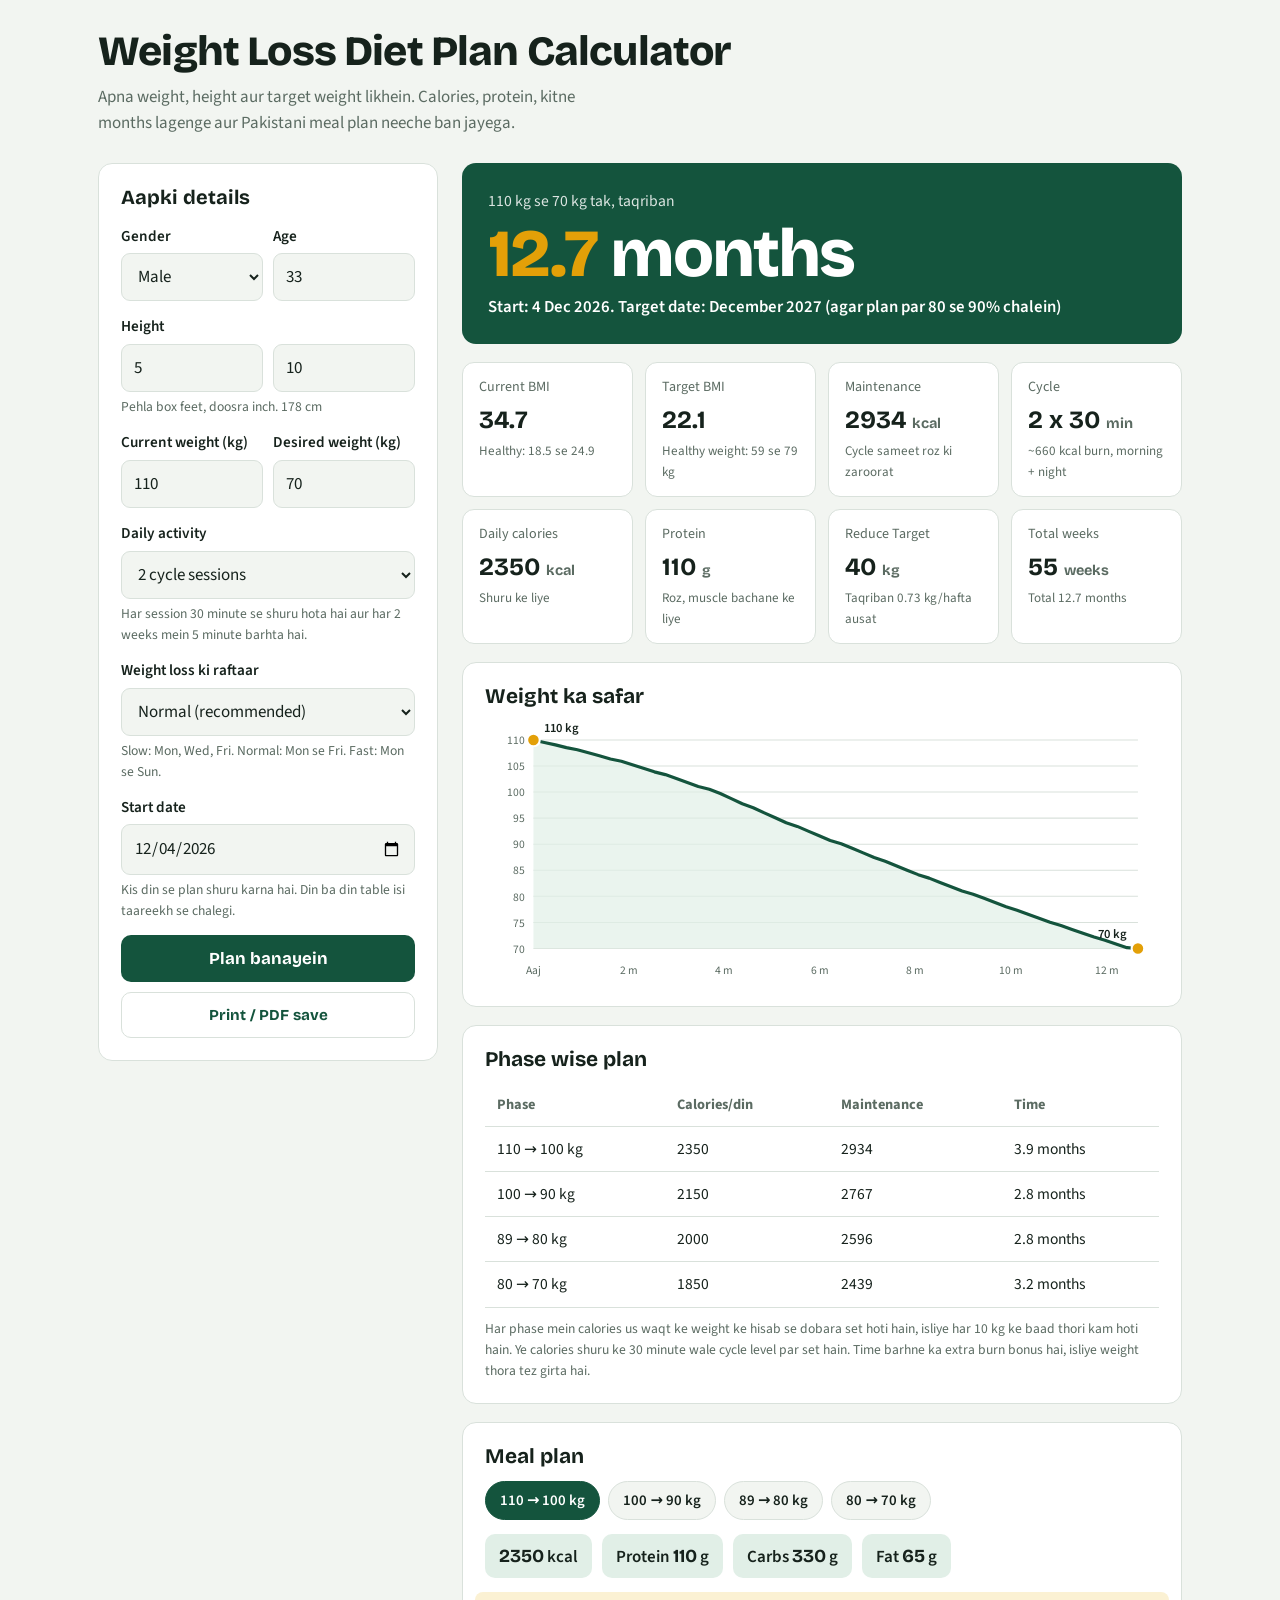
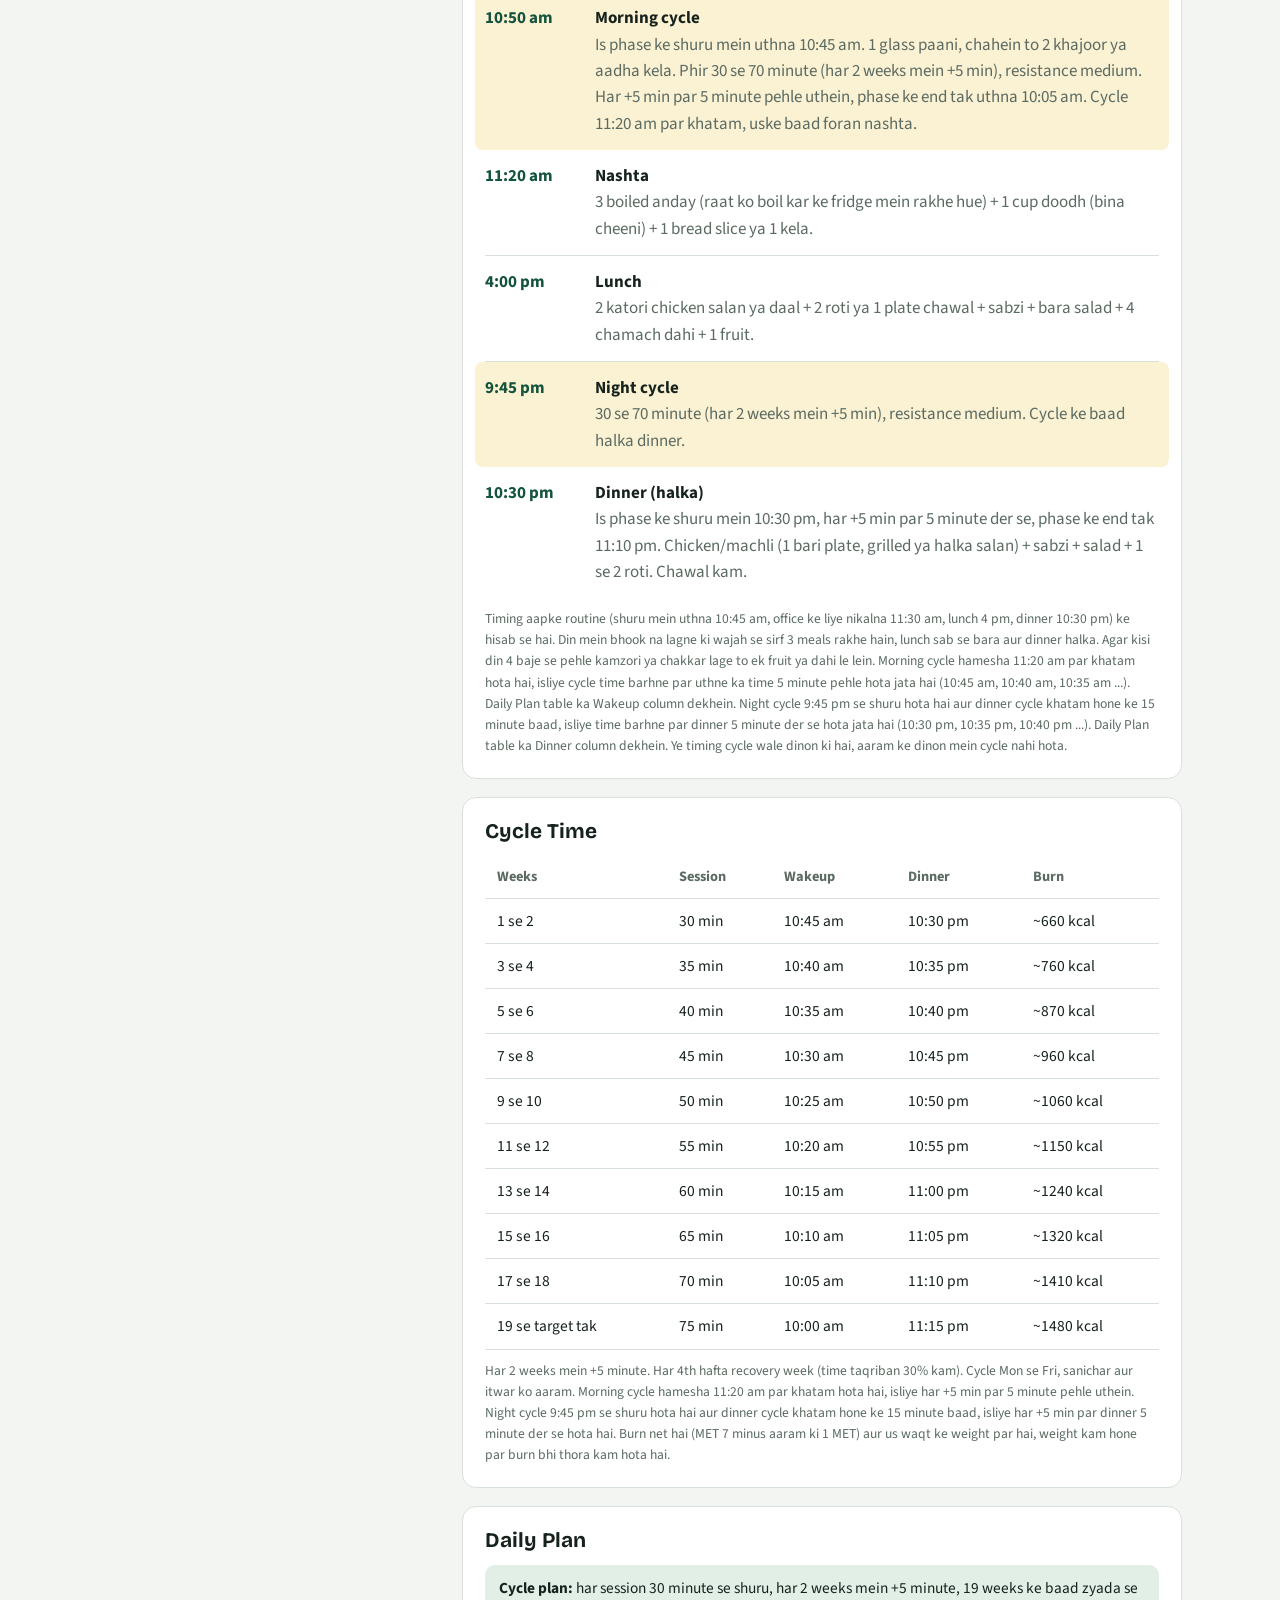
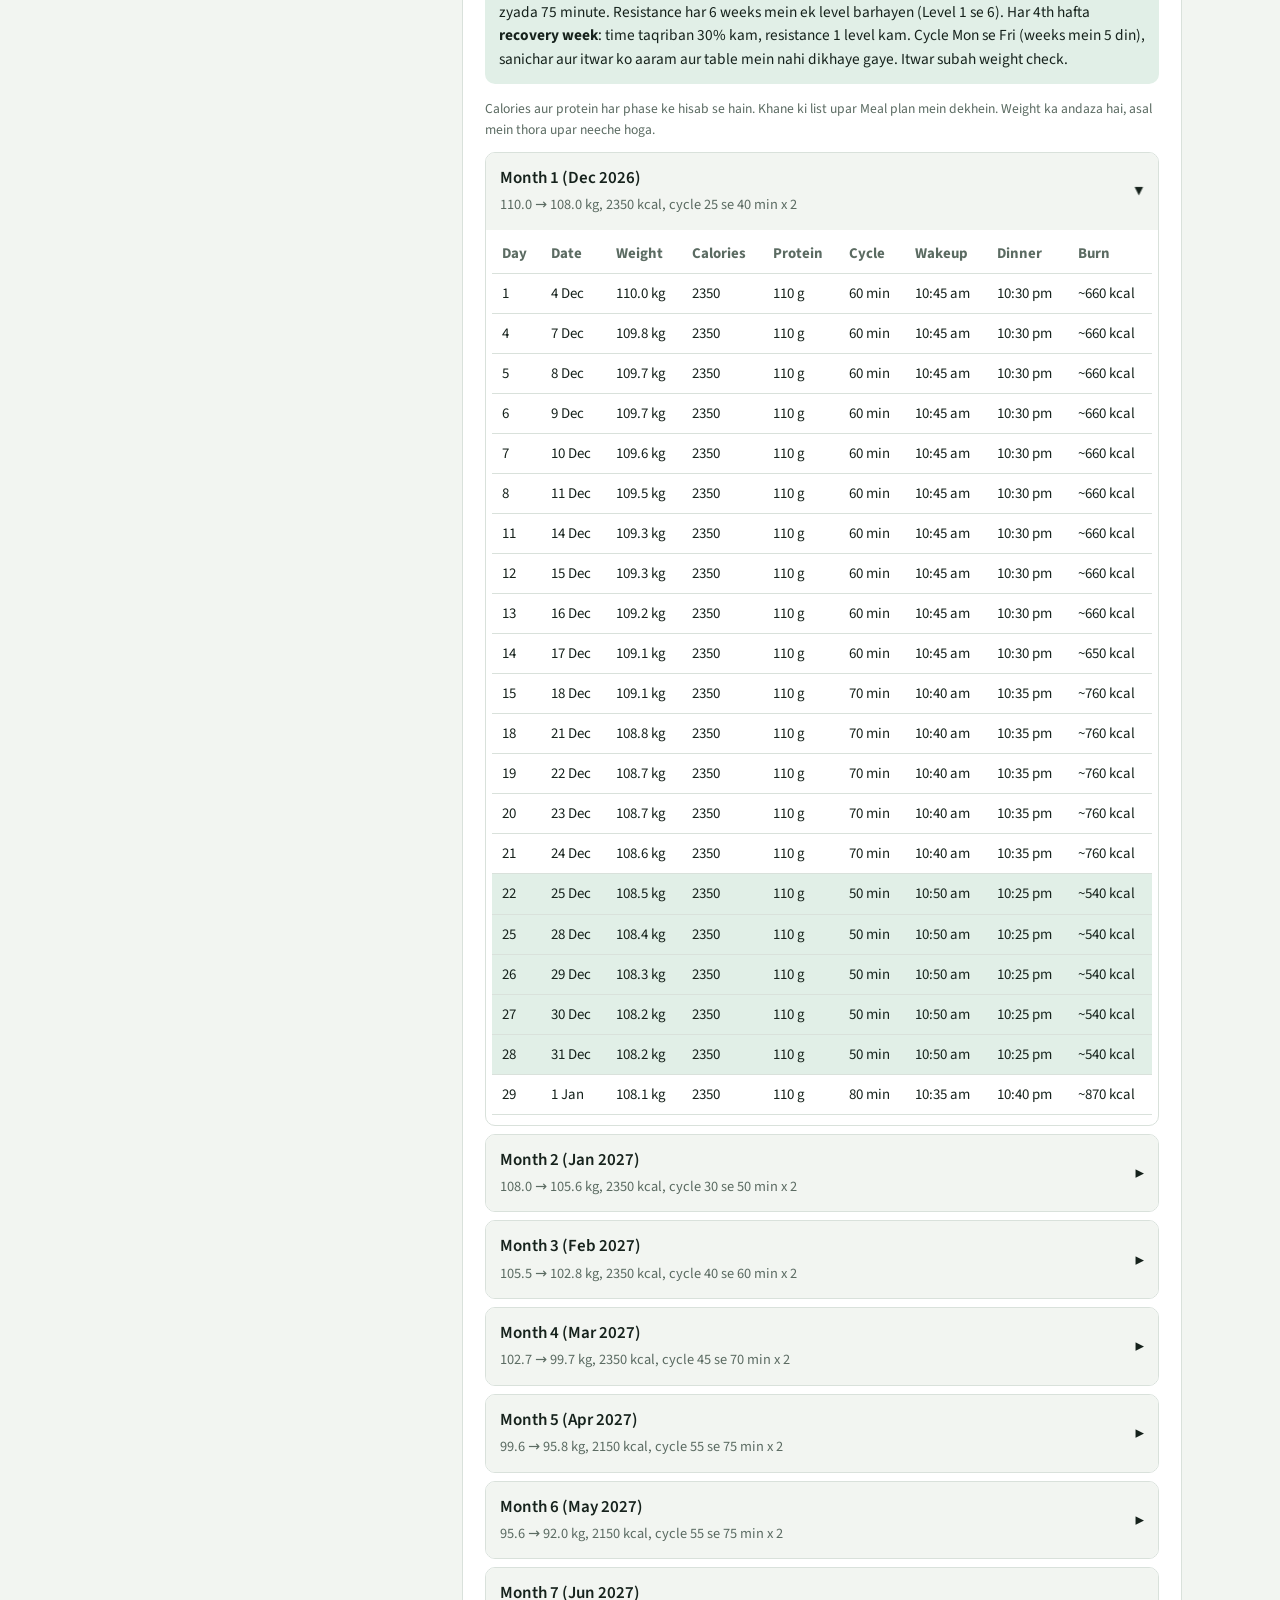
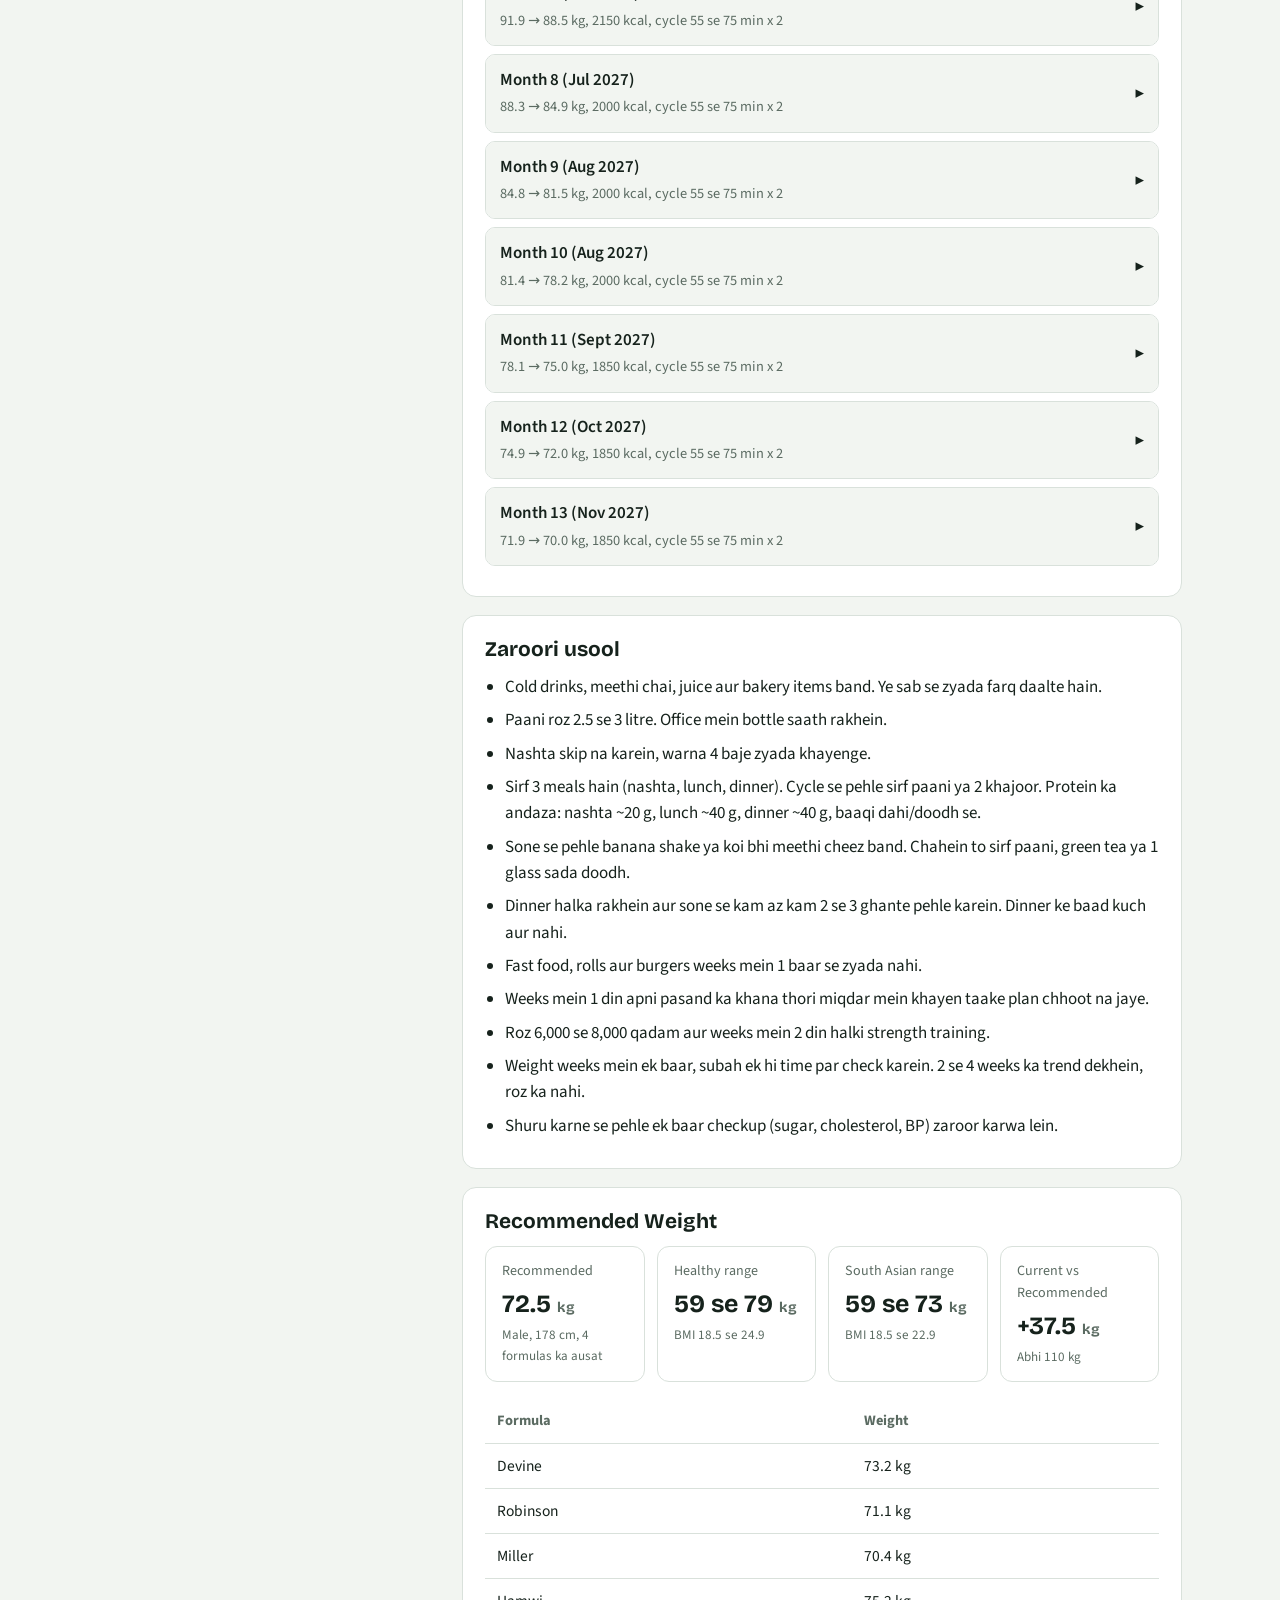
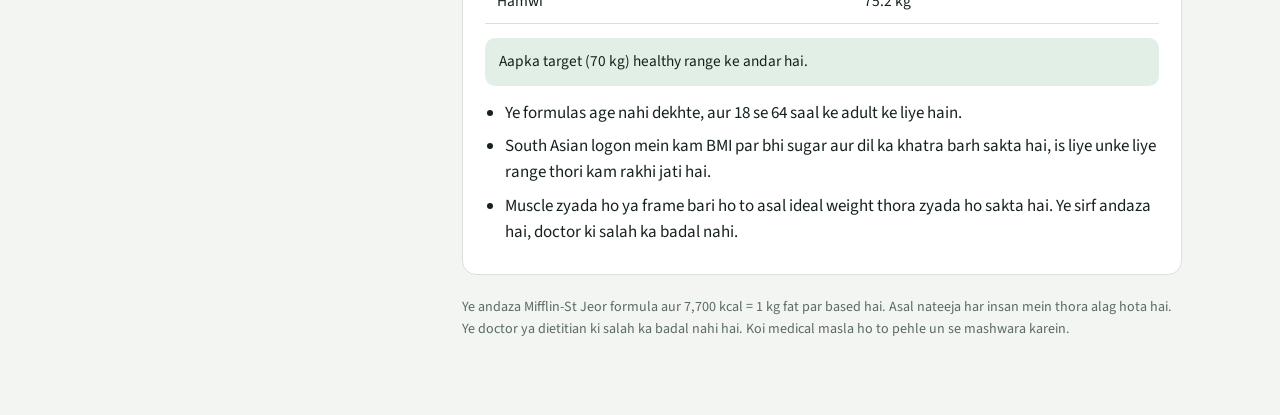
<file: index.html>
<!DOCTYPE html>
<html lang="en">
<head>
<meta charset="UTF-8">
<meta name="viewport" content="width=device-width, initial-scale=1">
<title>Weight Loss Diet Plan Calculator</title>
<meta name="theme-color" content="#14543d" media="(prefers-color-scheme: light)">
<meta name="theme-color" content="#0f1713" media="(prefers-color-scheme: dark)">
<meta name="description" content="Weight loss diet plan calculator: calories, protein, timeline aur Pakistani meal plan.">
<link rel="manifest" href="manifest.webmanifest">
<link rel="icon" type="image/png" sizes="32x32" href="icons/favicon-32.png">
<link rel="icon" type="image/png" sizes="64x64" href="icons/favicon-64.png">
<link rel="apple-touch-icon" href="icons/apple-touch-icon.png">
<meta name="mobile-web-app-capable" content="yes">
<meta name="apple-mobile-web-app-capable" content="yes">
<meta name="apple-mobile-web-app-title" content="Diet Plan">
<meta name="apple-mobile-web-app-status-bar-style" content="default">
<link rel="stylesheet" href="fonts/fonts.css">
<style>
:root{
  --bg:#f2f5f1;
  --surface:#ffffff;
  --ink:#16221c;
  --muted:#5b6b62;
  --line:#d9e1db;
  --green:#14543d;
  --green-soft:#e1efe7;
  --turmeric:#e3a008;
  --turmeric-soft:#fbf1d3;
  --danger:#b3382c;
  --danger-soft:#f9e3df;
  --font-head:"Bricolage Grotesque","Trebuchet MS",system-ui,sans-serif;
  --font-body:"Source Sans 3","Segoe UI",system-ui,sans-serif;
}
@media (prefers-color-scheme: dark){
  :root:not([data-theme="light"]){
    --bg:#0f1713;
    --surface:#17221c;
    --ink:#e8efe9;
    --muted:#9db0a4;
    --line:#2a3a31;
    --green:#5fc79b;
    --green-soft:#1d3329;
    --turmeric:#f0b73a;
    --turmeric-soft:#3a3016;
    --danger:#ee8576;
    --danger-soft:#3b1f1b;
  }
}
*{box-sizing:border-box}
html{scroll-behavior:smooth}
body{
  margin:0;background:var(--bg);color:var(--ink);
  font-family:var(--font-body);font-size:17px;line-height:1.55;
}
h1,h2,h3{font-family:var(--font-head);line-height:1.15;margin:0}
.wrap{max-width:1120px;margin:0 auto;padding:28px 18px 60px}
header.top{margin-bottom:26px}
header.top h1{font-size:clamp(1.8rem,4vw,2.6rem);font-weight:800;letter-spacing:-.02em}
header.top p{margin:8px 0 0;color:var(--muted);max-width:60ch}

.layout{display:grid;grid-template-columns:340px 1fr;gap:24px;align-items:start}
@media (max-width:860px){.layout{grid-template-columns:1fr}}

.panel{background:var(--surface);border:1px solid var(--line);border-radius:14px;padding:22px}
.form-panel{position:sticky;top:16px}
@media (max-width:860px){.form-panel{position:static}}
.form-panel h2{font-size:1.25rem;margin-bottom:16px}
.field{margin-bottom:14px}
.field label{display:block;font-weight:600;font-size:.95rem;margin-bottom:5px}
.field input,.field select{
  width:100%;padding:10px 12px;font:inherit;color:var(--ink);
  background:var(--bg);border:1px solid var(--line);border-radius:9px;
}
.field input:focus,.field select:focus,.btn:focus-visible,.tab:focus-visible{
  outline:3px solid var(--turmeric);outline-offset:1px;
}
.row2{display:grid;grid-template-columns:1fr 1fr;gap:10px}
.hint{font-size:.85rem;color:var(--muted);margin-top:4px}
.btn{
  width:100%;padding:13px 16px;border:0;border-radius:10px;cursor:pointer;
  font-family:var(--font-head);font-weight:700;font-size:1.05rem;
  background:var(--green);color:#fff;
}
@media (prefers-color-scheme: dark){:root:not([data-theme="light"]) .btn{color:#0f1713}}
.btn:hover{filter:brightness(1.08)}
.btn.ghost{background:transparent;color:var(--green);border:1px solid var(--line);margin-top:10px;font-size:.95rem}

.error{
  background:var(--danger-soft);color:var(--danger);border-radius:10px;
  padding:12px 14px;margin-bottom:14px;font-weight:600;display:none;
}
.notice{
  background:var(--turmeric-soft);border-radius:10px;padding:12px 14px;margin:0 0 18px;font-size:.95rem;
}

#results{min-width:0}
.empty{color:var(--muted);text-align:center;padding:50px 10px}

.hero{
  background:var(--green);color:#fff;border-radius:14px;padding:26px 26px 24px;margin-bottom:18px;
}
@media (prefers-color-scheme: dark){:root:not([data-theme="light"]) .hero{color:#0f1713}}
.hero .small{opacity:.85;font-size:.98rem}
.hero .big{
  font-family:var(--font-head);font-weight:800;letter-spacing:-.03em;
  font-size:clamp(2.6rem,7vw,4.2rem);line-height:1;margin:8px 0 6px;
}
.hero .big span{color:var(--turmeric)}
.hero .date{font-size:1.05rem;font-weight:600}

.stats{display:grid;grid-template-columns:repeat(auto-fit,minmax(150px,1fr));gap:12px;margin-bottom:18px}
.stat{background:var(--surface);border:1px solid var(--line);border-radius:12px;padding:14px 16px}
.stat .k{font-size:.88rem;color:var(--muted)}
.stat .v{font-family:var(--font-head);font-weight:700;font-size:1.55rem;margin-top:2px}
.stat .v small{font-size:.9rem;font-weight:600;color:var(--muted)}
.stat .n{font-size:.82rem;color:var(--muted);margin-top:2px}

.section{margin-top:18px}
.section h2{font-size:1.3rem;margin-bottom:12px}

.chart-box{overflow-x:auto}
svg.chart{width:100%;height:auto;min-width:420px;display:block}
.chart .grid{stroke:var(--line);stroke-width:1}
.chart .axis-t{fill:var(--muted);font-size:11px;font-family:var(--font-body)}
.chart .curve{fill:none;stroke:var(--green);stroke-width:3;stroke-linejoin:round;stroke-linecap:round}
.chart .area{fill:var(--green-soft)}
.chart .dot{fill:var(--turmeric);stroke:var(--surface);stroke-width:2}
.chart .lbl{fill:var(--ink);font-size:12px;font-weight:600;font-family:var(--font-body)}

.table-wrap{overflow-x:auto}
table{width:100%;border-collapse:collapse;font-size:.97rem}
th,td{text-align:left;padding:10px 12px;border-bottom:1px solid var(--line);white-space:nowrap}
th{font-weight:700;color:var(--muted);font-size:.9rem}
td.num{font-variant-numeric:tabular-nums}

.tabs{display:flex;gap:8px;flex-wrap:wrap;margin-bottom:14px}
.tab{
  border:1px solid var(--line);background:var(--bg);color:var(--ink);
  padding:7px 14px;border-radius:999px;cursor:pointer;font:inherit;font-weight:600;font-size:.93rem;
}
.tab.active{background:var(--green);border-color:var(--green);color:#fff}
@media (prefers-color-scheme: dark){:root:not([data-theme="light"]) .tab.active{color:#0f1713}}

.macros{display:flex;gap:10px;flex-wrap:wrap;margin-bottom:14px}
.macro{background:var(--green-soft);border-radius:10px;padding:8px 14px;font-weight:600}
.macro b{font-family:var(--font-head);font-size:1.15rem}

.meal{display:grid;grid-template-columns:96px 1fr;gap:14px;padding:13px 0;border-bottom:1px solid var(--line)}
.meal:last-child{border-bottom:0}
.meal .t{font-weight:700;color:var(--green)}
.meal .nm{font-weight:700}
.meal .it{color:var(--muted)}
.meal.cycle{background:var(--turmeric-soft);margin:0 -10px;padding:13px 10px;border-radius:8px;border-bottom:0}
@media (max-width:480px){.meal{grid-template-columns:1fr;gap:2px}}

ul.rules{margin:0;padding-left:20px}
ul.rules li{margin-bottom:7px}
.disclaimer{font-size:.88rem;color:var(--muted);margin-top:22px}

.cyc-note{background:var(--green-soft);border-radius:10px;padding:12px 14px;margin-bottom:14px;font-size:.96rem}
.month{border:1px solid var(--line);border-radius:10px;margin-bottom:8px;overflow:hidden}
.mhead{
  width:100%;display:flex;justify-content:space-between;gap:10px;align-items:center;text-align:left;
  background:var(--bg);color:var(--ink);border:0;padding:12px 14px;cursor:pointer;font:inherit;font-weight:600;
}
.mhead:focus-visible{outline:3px solid var(--turmeric);outline-offset:-3px}
.mhead .ms{font-weight:400;color:var(--muted);font-size:.9rem}
.mhead .arrow{transition:transform .15s;flex:none}
.month.open .arrow{transform:rotate(90deg)}
.mbody{display:none;padding:4px 6px 10px}
.month.open .mbody{display:block}
tr.deload td{background:var(--green-soft)}
tr.finish td{font-weight:700}
.mbody td,.mbody th{padding:8px 10px;font-size:.93rem}

@media print{
  .mbody{display:block !important}
  .form-panel,.tabs,.btn{display:none !important}
  .layout{display:block}
  body{background:#fff;color:#000}
}
</style>
</head>
<body>
<div class="wrap">
  <header class="top">
    <h1>Weight Loss Diet Plan Calculator</h1>
    <p>Apna weight, height aur target weight likhein. Calories, protein, kitne months lagenge aur Pakistani meal plan neeche ban jayega.</p>
  </header>

  <div class="layout">
    <section class="panel form-panel" aria-label="Aapki details">
      <h2>Aapki details</h2>
      <div id="error" class="error" role="alert"></div>

      <div class="row2">
        <div class="field">
          <label for="gender">Gender</label>
          <select id="gender">
            <option value="male" selected>Male</option>
            <option value="female">Female</option>
          </select>
        </div>
        <div class="field">
          <label for="age">Age</label>
          <input type="number" id="age" value="33" min="16" max="90" inputmode="numeric">
        </div>
      </div>

      <div class="field">
        <label for="ft">Height</label>
        <div class="row2">
          <input type="number" id="ft" value="5" min="3" max="7" inputmode="numeric" aria-label="Height feet">
          <input type="number" id="inch" value="10" min="0" max="11" inputmode="numeric" aria-label="Height inch">
        </div>
        <div class="hint">Pehla box feet, doosra inch. <span id="cm-hint">178 cm</span></div>
      </div>

      <div class="row2">
        <div class="field">
          <label for="cur">Current weight (kg)</label>
          <input type="number" id="cur" value="110" min="30" max="300" step="0.1" inputmode="decimal">
        </div>
        <div class="field">
          <label for="tgt">Desired weight (kg)</label>
          <input type="number" id="tgt" value="70" min="30" max="300" step="0.1" inputmode="decimal">
        </div>
      </div>

      <div class="field">
        <label for="act">Daily activity</label>
        <select id="act">
          <option value="1">1 cycle session</option>
          <option value="2" selected>2 cycle sessions</option>
        </select>
        <div class="hint">Har session 30 minute se shuru hota hai aur har 2 weeks mein 5 minute barhta hai.</div>
      </div>

      <div class="field" id="sessWrap">
        <label for="sessTime">Session?</label>
        <select id="sessTime">
          <option value="morning" selected>Morning session</option>
          <option value="night">Night session</option>
        </select>
      </div>

      <div class="field">
        <label for="pace">Weight loss ki raftaar</label>
        <select id="pace">
          <option value="400">Slow</option>
          <option value="600" selected>Normal (recommended)</option>
          <option value="800">Fast</option>
        </select>
        <div class="hint">Slow: Mon, Wed, Fri. Normal: Mon se Fri. Fast: Mon se Sun.</div>
      </div>

      <div class="field">
        <label for="start">Start date</label>
        <input type="date" id="start">
        <div class="hint">Kis din se plan shuru karna hai. Din ba din table isi taareekh se chalegi.</div>
      </div>

      <button class="btn" id="go" type="button">Plan banayein</button>
      <button class="btn ghost" id="print" type="button">Print / PDF save</button>
    </section>

    <section id="results" aria-live="polite">
      <div class="panel empty">Details bhar kar &ldquo;Plan banayein&rdquo; dabayein.</div>
    </section>
  </div>
</div>

<script src="vendor/jquery.min.js"></script>
<script>
$(function () {

  var MEALS = {
    low: {
      res: "halka se medium",
      nashta: "2 boiled anday (raat ko boil kar ke fridge mein rakhe hue) + 1 cup dahi ya doodh (bina cheeni). Gas ki zaroorat nahi.",
      lunch: "1.5 katori chicken salan ya daal ya chana (kam oil) + 1 roti + sabzi + bara salad + 4 chamach dahi.",
      dinner: "Grilled ya halka salan chicken/machli (1 chhoti plate) + sabzi + salad. Roti nahi ya aadhi. Chawal nahi."
    },
    mid: {
      res: "halka se medium",
      nashta: "2 boiled anday (raat ko boil kar ke fridge mein rakhe hue) + 1 cup doodh ya dahi (bina cheeni) + 1 kela ya seb.",
      lunch: "2 katori chicken salan ya daal ya chana (kam oil) + 1.5 roti ya aadhi plate chawal + sabzi + bara salad + 4 chamach dahi + 1 fruit.",
      dinner: "Grilled ya halka salan chicken/machli (1 plate) + sabzi + salad + 1 roti ya bilkul nahi. Chawal nahi."
    },
    high: {
      res: "medium",
      nashta: "3 boiled anday (raat ko boil kar ke fridge mein rakhe hue) + 1 cup doodh (bina cheeni) + 1 bread slice ya 1 kela.",
      lunch: "2 katori chicken salan ya daal + 2 roti ya 1 plate chawal + sabzi + bara salad + 4 chamach dahi + 1 fruit.",
      dinner: "Chicken/machli (1 bari plate, grilled ya halka salan) + sabzi + salad + 1 se 2 roti. Chawal kam."
    }
  };

  var CYC = {start: 30, step: 5, every: 2, max: 75, met: 7, base: 1.2, wake: 645, gap: 5, nightStart: 1305, dinnerGap: 15};
  var DAYS = {"400": [1, 3, 5], "600": [1, 2, 3, 4, 5], "800": [0, 1, 2, 3, 4, 5, 6]};
  function daysShort(p) {
    if (p.days.length === 3) return "Cycle Mon, Wed, Fri, baaqi din aaram. ";
    if (p.days.length === 7) return "Cycle Mon se Sun, koi aaram ka din nahi. ";
    return "Cycle Mon se Fri, sanichar aur itwar ko aaram. ";
  }
  function daysLong(p) {
    if (p.days.length === 3) return "Cycle Mon, Wed, Fri (weeks mein 3 din), baaqi din aaram aur table mein nahi dikhaye gaye.";
    if (p.days.length === 7) return "Cycle Mon se Sun (weeks mein 7 din), koi aaram ka din nahi.";
    return "Cycle Mon se Fri (weeks mein 5 din), sanichar aur itwar ko aaram aur table mein nahi dikhaye gaye.";
  }

  var RULES = [
    "Cold drinks, meethi chai, juice aur bakery items band. Ye sab se zyada farq daalte hain.",
    "Paani roz 2.5 se 3 litre. Office mein bottle saath rakhein.",
    "Nashta skip na karein, warna 4 baje zyada khayenge.",
    "Sirf 3 meals hain (nashta, lunch, dinner). Cycle se pehle sirf paani ya 2 khajoor. Protein ka andaza: nashta ~20 g, lunch ~40 g, dinner ~40 g, baaqi dahi/doodh se.",
    "Sone se pehle banana shake ya koi bhi meethi cheez band. Chahein to sirf paani, green tea ya 1 glass sada doodh.",
    "Dinner halka rakhein aur sone se kam az kam 2 se 3 ghante pehle karein. Dinner ke baad kuch aur nahi.",
    "Fast food, rolls aur burgers weeks mein 1 baar se zyada nahi.",
    "Weeks mein 1 din apni pasand ka khana thori miqdar mein khayen taake plan chhoot na jaye.",
    "Roz 6,000 se 8,000 qadam aur weeks mein 2 din halki strength training.",
    "Weight weeks mein ek baar, subah ek hi time par check karein. 2 se 4 weeks ka trend dekhein, roz ka nahi.",
    "Shuru karne se pehle ek baar checkup (sugar, cholesterol, BP) zaroor karwa lein."
  ];

  var state = null;

  function bmrCalc(w, h, age, sex) {
    return 10 * w + 6.25 * h - 5 * age + (sex === "male" ? 5 : -161);
  }

  function round5(x) { return Math.round(x / 5) * 5; }
  function round50(x) { return Math.round(x / 50) * 50; }

  function monthsText(weeks) {
    var m = weeks / 4.345;
    if (m < 1.5) return Math.max(1, Math.round(weeks)) + " weeks";
    return (Math.round(m * 10) / 10) + " months";
  }

  function baseMins(wi) { return Math.min(CYC.max, CYC.start + CYC.step * Math.floor(wi / CYC.every)); }
  function isDeload(wi, totalWeeks) { return ((wi + 1) % 4 === 0) && wi >= 3 && (totalWeeks === undefined || wi < totalWeeks - 2); }
  function weekMins(wi, totalWeeks) {
    var b = baseMins(wi);
    return isDeload(wi, totalWeeks) ? Math.max(10, Math.round(b * 0.7 / 5) * 5) : b;
  }
  function sessionKcal(w, mins) { return (CYC.met - 1) * w * mins / 60; }
  function cycleKcalPerDay(p, w, wi, ignoreDeload) {
    var mins = ignoreDeload ? baseMins(wi) : weekMins(wi);
    return sessionKcal(w, mins) * p.sessions * p.days.length / 7;
  }
  function round10(x) { return Math.round(x / 10) * 10; }
  function wakeFor(mins) { return CYC.wake - (mins - CYC.start); }
  function fmtClock(t) { var h = Math.floor(t / 60), m = t % 60; return ((h + 11) % 12 + 1) + ":" + (m < 10 ? "0" : "") + m + (h >= 12 ? " pm" : " am"); }
  function hasMorning(p) { return p.sessions === 2 || p.sessTime === "morning"; }
  function hasNight(p) { return p.sessions === 2 || p.sessTime === "night"; }
  function dinnerFor(mins) { return CYC.nightStart + mins + CYC.dinnerGap; }

  function simulate(p) {
    var floorKcal = p.sex === "male" ? 1500 : 1200;
    var edges = [], edge = p.cur, bands = [];
    while (edge > p.tgt + 0.05) {
      var next = Math.max(p.tgt, edge - 10);
      bands.push({from: edge, to: next, weeks: 0, kcal: 0, tdee: 0, floored: false});
      edge = next;
    }

    var w = p.cur, week = 0, bi = 0, intake = 0, stuck = false;
    var points = [{wk: 0, w: p.cur, bi: 0}];
    var bandStart = true;

    while (bi < bands.length && week < 700) {
      var b = bands[bi];
      var tdee = bmrCalc(w, p.h, p.age, p.sex) * CYC.base + cycleKcalPerDay(p, w, week);
      if (bandStart) {
        var tdeeRef = bmrCalc(w, p.h, p.age, p.sex) * CYC.base + cycleKcalPerDay(p, w, 0, true);
        var d = Math.min(p.deficit, tdeeRef * 0.25);
        intake = Math.max(floorKcal, round50(tdeeRef - d));
        b.kcal = intake; b.tdee = Math.round(tdeeRef);
        b.floored = (intake === floorKcal);
        b.from = w;
        bandStart = false;
      }
      var loss = (tdee - intake) * 7 / 7700 * 0.9;
      if (loss < 0.02) { stuck = true; break; }
      loss = Math.min(loss, w * 0.01);
      w -= loss; week++; b.weeks++;
      points.push({wk: week, w: Math.max(w, p.tgt), bi: bi});
      if (w <= b.to + 0.001) { bi++; bandStart = true; }
    }

    return {bands: bands, points: points, weeks: week, stuck: stuck, floorKcal: floorKcal};
  }

  function tierFor(kcal) {
    if (kcal < 1700) return "low";
    if (kcal <= 2000) return "mid";
    return "high";
  }

  function macrosFor(kcal, tgt) {
    var protein = Math.max(70, round5(1.6 * tgt));
    var fat = round5((kcal * 0.25) / 9);
    var carbs = round5((kcal - protein * 4 - fat * 9) / 4);
    return {protein: protein, fat: fat, carbs: Math.max(carbs, 0)};
  }

  function fmtDate(d) { return d.toLocaleDateString("en-GB", {day: "numeric", month: "short"}); }
  function oneDec(x) { return (Math.round(x * 10) / 10).toFixed(1); }

  function buildDays(p, sim) {
    var pts = sim.points, total = sim.weeks * 7, days = [];
    var start = new Date(p.start); start.setHours(0, 0, 0, 0);

    for (var d = 1; d <= total; d++) {
      var f = (d - 1) / 7;
      var i = Math.min(Math.floor(f), pts.length - 2), fr = f - i;
      var wi = i;
      var w = pts[i].w + (pts[i + 1].w - pts[i].w) * fr;
      var band = sim.bands[pts[wi + 1].bi];
      var date = new Date(start); date.setDate(start.getDate() + d - 1);
      var dow = date.getDay(), rest = p.days.indexOf(dow) < 0;
      var deload = isDeload(wi, sim.weeks);
      var mins = weekMins(wi, sim.weeks);
      if (rest) mins = 0;
      var dayW = d === total ? p.tgt : w;
      days.push({
        d: d, date: date, w: dayW, kcal: band.kcal,
        burn: mins ? sessionKcal(dayW, mins) * p.sessions : 0,
        protein: macrosFor(band.kcal, p.tgt).protein,
        mins: mins, wake: mins ? wakeFor(mins) : 0, dinner: mins ? dinnerFor(mins) : 0, rest: rest, deload: deload,
        finish: d === total
      });
    }
    return days;
  }

  function monthHeader(m, chunk) {
    var a = chunk[0], b = chunk[chunk.length - 1], mn = 999, mx = 0;
    $.each(chunk, function (_, x) { if (x.mins > 0) { mn = Math.min(mn, x.mins); mx = Math.max(mx, x.mins); } });
    var label = a.date.toLocaleDateString("en-GB", {month: "short", year: "numeric"});
    var cyc = mx ? (mn === mx ? mx + " min" : mn + " se " + mx + " min") : "-";
    if (mx && state.p.sessions === 2) cyc += " x 2";
    return '<button type="button" class="mhead" aria-expanded="' + (m === 0) + '" data-m="' + m + '">' +
      '<span>Month ' + (m + 1) + ' (' + label + ')<br><span class="ms">' + oneDec(a.w) + ' &rarr; ' + oneDec(b.w) + ' kg, ' + a.kcal + ' kcal, cycle ' + cyc + '</span></span>' +
      '<span class="arrow" aria-hidden="true">&#9656;</span></button>';
  }

  function monthRows(chunk) {
    var h = '<div class="table-wrap"><table><thead><tr><th>Day</th><th>Date</th><th>Weight</th><th>Calories</th><th>Protein</th><th>Cycle</th>' + (hasMorning(state.p) ? '<th>Wakeup</th>' : '') + (hasNight(state.p) ? '<th>Dinner</th>' : '') + '<th>Burn</th></tr></thead><tbody>';
    var morning = hasMorning(state.p), night = hasNight(state.p);
    $.each($.grep(chunk, function (x) { return !x.rest || x.finish; }), function (_, x) {
      var cls = x.finish ? "finish" : (x.deload ? "deload" : "");
      var cyc = "Aaram", burn = "-";
      if (x.mins) {
        var lbl = state.p.sessions === 2 ? (x.mins * 2) + " min" : x.mins + " min " + (state.p.sessTime === "morning" ? "Morning" : "Night");
        cyc = lbl;
        burn = "~" + round10(x.burn) + " kcal";
      }
      h += '<tr class="' + cls + '"><td class="num">' + x.d + '</td><td>' + fmtDate(x.date) + '</td><td class="num">' + oneDec(x.w) + ' kg</td>' +
           '<td class="num">' + x.kcal + '</td><td class="num">' + x.protein + ' g</td><td>' + cyc + '</td>' + (morning ? '<td class="num">' + (x.mins ? fmtClock(x.wake) : "-") + '</td>' : '') + (night ? '<td class="num">' + (x.mins ? fmtClock(x.dinner) : "-") + '</td>' : '') + '<td class="num">' + burn + '</td></tr>';
    });
    return h + '</tbody></table></div>';
  }

  function progressionHtml(p, sim) {
    var rows = "";
    for (var si = 0; ; si++) {
      var wi = si * CYC.every;
      if (wi >= sim.weeks) break;
      var m = baseMins(wi), isMax = (m === CYC.max);
      var from = wi + 1, to = Math.min(sim.weeks, wi + CYC.every);
      var wk = isMax ? from + " se target tak" : (from === to ? "" + from : from + " se " + to);
      var wt = sim.points[Math.min(wi, sim.points.length - 1)].w;
      rows += '<tr><td>' + wk + '</td><td class="num">' + m + ' min</td>' + (hasMorning(p) ? '<td class="num">' + fmtClock(wakeFor(m)) + '</td>' : '') + (hasNight(p) ? '<td class="num">' + fmtClock(dinnerFor(m)) + '</td>' : '') + '<td class="num">~' +
              round10(sessionKcal(wt, m) * p.sessions) + ' kcal</td></tr>';
      if (isMax) break;
    }
    return '<div class="panel section"><h2>Cycle Time</h2>' +
      '<div class="table-wrap"><table><thead><tr><th>Weeks</th><th>Session</th>' + (hasMorning(p) ? '<th>Wakeup</th>' : '') + (hasNight(p) ? '<th>Dinner</th>' : '') + '<th>Burn</th></tr></thead><tbody>' +
      rows + '</tbody></table></div>' +
      '<div class="hint" style="margin-top:10px">Har ' + CYC.every + ' weeks mein +' + CYC.step + ' minute. Har 4th hafta recovery week (time taqriban 30% kam). ' + daysShort(p) +
      (hasMorning(p) ? 'Morning cycle hamesha ' + fmtClock(CYC.wake + CYC.gap + CYC.start) + ' par khatam hota hai, isliye har +' + CYC.step + ' min par ' + CYC.step + ' minute pehle uthein. ' : '') +
      (hasNight(p) ? 'Night cycle ' + fmtClock(CYC.nightStart) + ' se shuru hota hai aur dinner cycle khatam hone ke ' + CYC.dinnerGap + ' minute baad, isliye har +' + CYC.step + ' min par dinner ' + CYC.step + ' minute der se hota hai. ' : '') +
      'Burn net hai (MET ' + CYC.met + ' minus aaram ki 1 MET) aur us waqt ke weight par hai, weight kam hone par burn bhi thora kam hota hai.</div></div>';
  }

  function dailyPanelHtml(p, sim, days) {
    var weeksToMax = Math.floor((CYC.max - CYC.start) / CYC.step) * CYC.every;
    var html = '<div class="panel section"><h2>Daily Plan</h2>' +
      '<div class="cyc-note"><b>Cycle plan:</b> har session ' + CYC.start + ' minute se shuru, har ' + CYC.every +
      ' weeks mein +' + CYC.step + ' minute, ' + (weeksToMax + 1) + ' weeks ke baad zyada se zyada ' + CYC.max + ' minute. ' +
      'Resistance har 6 weeks mein ek level barhayen (Level 1 se 6). Har 4th hafta <b>recovery week</b>: time taqriban 30% kam, resistance 1 level kam. ' +
      daysLong(p) + ' Itwar subah weight check.' +
      (p.sessions === 1 ? ' Agar ek saath itna time mushkil ho to 2 session mein baant lein.' : '') + '</div>' +
      '<div class="hint" style="margin:0 0 12px">Calories aur protein har phase ke hisab se hain. Khane ki list upar Meal plan mein dekhein. Weight ka andaza hai, asal mein thora upar neeche hoga.</div>';
    var m = 0;
    for (var i = 0; i < days.length; i += 30, m++) {
      var chunk = days.slice(i, i + 30);
      html += '<div class="month' + (m === 0 ? ' open' : '') + '">' + monthHeader(m, chunk) +
              '<div class="mbody" data-m="' + m + '">' + (m === 0 ? monthRows(chunk) : '') + '</div></div>';
    }
    return html + '</div>';
  }

  function showError(msg) { $("#error").text(msg).show(); }
  function clearError() { $("#error").hide().text(""); }

  function bmiText(b) { return (Math.round(b * 10) / 10).toFixed(1); }

  function buildChart(sim, p) {
    var W = 640, H = 250, L = 46, R = 20, T = 18, B = 34;
    var pts = sim.points, maxWk = Math.max(sim.weeks, 1);
    var yMax = Math.ceil(p.cur / 5) * 5, yMin = Math.floor(p.tgt / 5) * 5;
    if (yMax === yMin) yMax += 5;
    function x(wk) { return L + (wk / maxWk) * (W - L - R); }
    function y(wt) { return T + ((yMax - wt) / (yMax - yMin)) * (H - T - B); }

    var svg = '<svg class="chart" viewBox="0 0 ' + W + ' ' + H + '" role="img" aria-label="Weight kam hone ka graph">';
    var step = (yMax - yMin) > 40 ? 10 : 5;
    for (var g = yMin; g <= yMax; g += step) {
      svg += '<line class="grid" x1="' + L + '" x2="' + (W - R) + '" y1="' + y(g) + '" y2="' + y(g) + '"/>';
      svg += '<text class="axis-t" x="' + (L - 8) + '" y="' + (y(g) + 4) + '" text-anchor="end">' + g + '</text>';
    }
    var months = Math.floor(sim.weeks / 4.345), mStep = months > 12 ? 3 : (months > 6 ? 2 : 1);
    for (var m = 0; m <= months; m += mStep) {
      var wk = m * 4.345;
      svg += '<text class="axis-t" x="' + x(wk) + '" y="' + (H - 10) + '" text-anchor="middle">' + (m === 0 ? "Aaj" : m + " m") + '</text>';
    }

    var line = "";
    $.each(pts, function (i, pt) { line += (i ? " L" : "M") + x(pt.wk).toFixed(1) + " " + y(pt.w).toFixed(1); });
    var area = line + " L" + x(pts[pts.length - 1].wk).toFixed(1) + " " + y(yMin) + " L" + x(0) + " " + y(yMin) + " Z";
    svg += '<path class="area" d="' + area + '" opacity="0.7"/>';
    svg += '<path class="curve" d="' + line + '"/>';

    var last = pts[pts.length - 1];
    svg += '<circle class="dot" cx="' + x(0) + '" cy="' + y(p.cur) + '" r="6"/>';
    svg += '<text class="lbl" x="' + (x(0) + 10) + '" y="' + (y(p.cur) - 8) + '">' + p.cur + ' kg</text>';
    svg += '<circle class="dot" cx="' + x(last.wk) + '" cy="' + y(last.w) + '" r="6"/>';
    svg += '<text class="lbl" x="' + (x(last.wk) - 10) + '" y="' + (y(last.w) - 10) + '" text-anchor="end">' + p.tgt + ' kg</text>';
    svg += '</svg>';
    return svg;
  }

  function phaseMins(idx) {
    var wk = 0, k;
    for (k = 0; k < idx; k++) wk += state.sim.bands[k].weeks;
    var last = wk + Math.max(state.sim.bands[idx].weeks - 1, 0);
    return {a: baseMins(wk), z: baseMins(last)};
  }

  function mealRows(tier, idx) {
    var M = MEALS[tier], p = state.p, rows = [];
    var morning = hasMorning(p);
    var night = hasNight(p);
    var pm = phaseMins(idx), same = pm.a === pm.z;
    var cm = (same ? pm.a + " minute" : pm.a + " se " + pm.z + " minute (har " + CYC.every + " weeks mein +" + CYC.step + " min)") + ", resistance " + M.res + ".";
    var wakeA = wakeFor(pm.a), wakeZ = wakeFor(pm.z), endAt = fmtClock(CYC.wake + CYC.gap + CYC.start);
    if (morning) {
      var snack = "1 glass paani, chahein to 2 khajoor ya aadha kela";
      rows.push({t: fmtClock(wakeA + CYC.gap), n: "Morning cycle", cycle: true,
        i: same
          ? "Wakeup " + fmtClock(wakeA) + ". " + snack + ". Phir " + cm + " Cycle " + endAt + " par khatam, uske baad foran nashta."
          : "Is phase ke shuru mein uthna " + fmtClock(wakeA) + ". " + snack + ". Phir " + cm + " Har +" + CYC.step + " min par " + CYC.step + " minute pehle uthein, phase ke end tak uthna " + fmtClock(wakeZ) + ". Cycle " + endAt + " par khatam, uske baad foran nashta."});
    }
    rows.push({t: morning ? endAt : "11:15 am", n: "Nashta", i: M.nashta});
    rows.push({t: "4:00 pm", n: "Lunch", i: M.lunch});
    if (night) rows.push({t: "9:45 pm", n: "Night cycle", cycle: true, i: cm + " Cycle ke baad halka dinner."});
    var dinA = fmtClock(dinnerFor(pm.a)), dinZ = fmtClock(dinnerFor(pm.z)), dinNote = "";
    if (night) dinNote = same
      ? "Cycle khatam hone ke " + CYC.dinnerGap + " minute baad. "
      : "Is phase ke shuru mein " + dinA + ", har +" + CYC.step + " min par " + CYC.step + " minute der se, phase ke end tak " + dinZ + ". ";
    rows.push({t: night ? dinA : "10:30 pm", n: "Dinner (halka)", i: dinNote + M.dinner});
    return rows;
  }

  function mealsHtml(idx) {
    var b = state.sim.bands[idx], tier = tierFor(b.kcal), mac = macrosFor(b.kcal, state.p.tgt);
    var html = '<div class="macros">' +
      '<div class="macro"><b>' + b.kcal + '</b> kcal</div>' +
      '<div class="macro">Protein <b>' + mac.protein + '</b> g</div>' +
      '<div class="macro">Carbs <b>' + mac.carbs + '</b> g</div>' +
      '<div class="macro">Fat <b>' + mac.fat + '</b> g</div></div>';
    $.each(mealRows(tier, idx), function (_, m) {
      html += '<div class="meal' + (m.cycle ? ' cycle' : '') + '"><div class="t">' + m.t + '</div>' +
              '<div><div class="nm">' + m.n + '</div><div class="it">' + m.i + '</div></div></div>';
    });
    return html;
  }

  function idealWeights(hCm, sex) {
    var inch = hCm / 2.54 - 60, m = sex === "male";
    return [
      {n: "Devine", w: (m ? 50 : 45.5) + 2.3 * inch},
      {n: "Robinson", w: (m ? 52 : 49) + (m ? 1.9 : 1.7) * inch},
      {n: "Miller", w: (m ? 56.2 : 53.1) + (m ? 1.41 : 1.36) * inch},
      {n: "Hamwi", w: (m ? 48 : 45.5) + (m ? 2.7 : 2.2) * inch}
    ];
  }

  function recommendedHtml(p) {
    var h2 = Math.pow(p.h / 100, 2), lo = 18.5 * h2, hi = 24.9 * h2, asianHi = 22.9 * h2;
    var list = idealWeights(p.h, p.sex), sum = 0, i;
    for (i = 0; i < list.length; i++) sum += list[i].w;
    var rec = Math.min(hi, Math.max(lo, sum / list.length));
    var gap = Math.round((p.cur - rec) * 10) / 10;
    var gapText = Math.abs(gap) < 0.5 ? "Barabar" : (gap > 0 ? "+" : "") + oneDec(gap) + " <small>kg</small>";
    var html = '<div class="panel section"><h2>Recommended Weight</h2><div class="stats">' +
      '<div class="stat"><div class="k">Recommended</div><div class="v">' + oneDec(rec) + ' <small>kg</small></div><div class="n">' + (p.sex === "male" ? "Male" : "Female") + ', ' + p.h + ' cm, 4 formulas ka ausat</div></div>' +
      '<div class="stat"><div class="k">Healthy range</div><div class="v">' + Math.round(lo) + ' se ' + Math.round(hi) + ' <small>kg</small></div><div class="n">BMI 18.5 se 24.9</div></div>' +
      '<div class="stat"><div class="k">South Asian range</div><div class="v">' + Math.round(lo) + ' se ' + Math.round(asianHi) + ' <small>kg</small></div><div class="n">BMI 18.5 se 22.9</div></div>' +
      '<div class="stat"><div class="k">Current vs Recommended</div><div class="v">' + gapText + '</div><div class="n">Abhi ' + p.cur + ' kg</div></div>' +
      '</div>';
    html += '<div class="table-wrap"><table><thead><tr><th>Formula</th><th>Weight</th></tr></thead><tbody>';
    for (i = 0; i < list.length; i++) html += '<tr><td>' + list[i].n + '</td><td class="num">' + oneDec(list[i].w) + ' kg</td></tr>';
    html += '</tbody></table></div>';
    if (p.tgt < Math.round(lo)) {
      html += '<div class="notice" style="margin-top:14px">Aapka target (' + p.tgt + ' kg) healthy range (' + Math.round(lo) + ' se ' + Math.round(hi) + ' kg) se neeche hai. Target dobara soch lein.</div>';
    } else if (p.tgt > Math.round(hi)) {
      html += '<div class="notice" style="margin-top:14px">Aapka target (' + p.tgt + ' kg) healthy range (' + Math.round(lo) + ' se ' + Math.round(hi) + ' kg) se upar hai.</div>';
    } else {
      html += '<div class="cyc-note" style="margin-top:14px">Aapka target (' + p.tgt + ' kg) healthy range ke andar hai' + (p.tgt > Math.round(asianHi) ? ', lekin South Asian range se thora upar hai.' : '.') + '</div>';
    }
    html += '<ul class="rules" style="margin-top:12px">';
    html += '<li>Ye formulas age nahi dekhte, aur 18 se 64 saal ke adult ke liye hain.</li>';
    if (p.age < 18) html += '<li>Aapki age 18 se kam hai, is liye ye range lagu nahi hoti. Bachon aur teenagers ke liye BMI-for-age chart chahiye, doctor se poochhein.</li>';
    if (p.age >= 65) html += '<li>65 saal ke baad thora zyada weight bhi aksar theek maana jata hai, aur muscle bachana zyada zaroori hai. Doctor se mashwara karein.</li>';
    html += '<li>South Asian logon mein kam BMI par bhi sugar aur dil ka khatra barh sakta hai, is liye unke liye range thori kam rakhi jati hai.</li>';
    html += '<li>Muscle zyada ho ya frame bari ho to asal ideal weight thora zyada ho sakta hai. Ye sirf andaza hai, doctor ki salah ka badal nahi.</li>';
    html += '</ul></div>';
    return html;
  }

  function render() {
    var p = state.p, sim = state.sim;
    var bmiNow = p.cur / Math.pow(p.h / 100, 2);
    var bmiTgt = p.tgt / Math.pow(p.h / 100, 2);
    var hMin = Math.round(18.5 * Math.pow(p.h / 100, 2)), hMax = Math.round(24.9 * Math.pow(p.h / 100, 2));
    var first = sim.bands[0];
    var mac = macrosFor(first.kcal, p.tgt);
    var targetDate = new Date(p.start); targetDate.setDate(targetDate.getDate() + sim.weeks * 7);
    var dateStr = targetDate.toLocaleDateString("en-GB", {month: "long", year: "numeric"});
    var toLose = Math.round((p.cur - p.tgt) * 10) / 10;
    var months = Math.round(sim.weeks / 4.345 * 10) / 10;

    var html = "";

    if (bmiTgt < 18.5) {
      html += '<div class="notice">Aapka target BMI ' + bmiText(bmiTgt) + ' hai jo bohat kam hai. Aapki height ke liye healthy range <b>' + hMin + ' se ' + hMax + ' kg</b> hai. Target dobara soch lein.</div>';
    }
    if (sim.stuck) {
      html += '<div class="notice">Is setting par calories minimum limit (' + sim.floorKcal + ') tak pohanch jati hain aur weight mazeed nahi girta. Neeche ka time sirf wahan tak ka hai. Activity barhayen ya target thora badal dein.</div>';
    }

    html += '<div class="hero"><div class="small">' + p.cur + ' kg se ' + p.tgt + ' kg tak, taqriban</div>' +
            '<div class="big"><span>' + (months < 1.5 ? Math.round(sim.weeks) : months) + '</span> ' + (months < 1.5 ? 'weeks' : 'months') + '</div>' +
            '<div class="date">Start: ' + p.start.toLocaleDateString("en-GB", {day: "numeric", month: "short", year: "numeric"}) + '. Target date: ' + dateStr + ' (agar plan par 80 se 90% chalein)</div></div>';

    html += '<div class="stats">' +
      '<div class="stat"><div class="k">Current BMI</div><div class="v">' + bmiText(bmiNow) + '</div><div class="n">Healthy: 18.5 se 24.9</div></div>' +
      '<div class="stat"><div class="k">Target BMI</div><div class="v">' + bmiText(bmiTgt) + '</div><div class="n">Healthy weight: ' + hMin + ' se ' + hMax + ' kg</div></div>' +
      '<div class="stat"><div class="k">Maintenance</div><div class="v">' + first.tdee + ' <small>kcal</small></div><div class="n">Cycle sameet roz ki zaroorat</div></div>' +
      '<div class="stat"><div class="k">Cycle</div><div class="v">' + (p.sessions === 2 ? '2 x ' : '1 x ') + CYC.start + ' <small>min</small></div><div class="n">~' + round10(sessionKcal(p.cur, CYC.start) * p.sessions) + ' kcal burn, ' + (p.sessions === 2 ? 'morning + night' : (p.sessTime === 'morning' ? 'morning' : 'night')) + '</div></div>' +
      '<div class="stat"><div class="k">Daily calories</div><div class="v">' + first.kcal + ' <small>kcal</small></div><div class="n">Shuru ke liye</div></div>' +
      '<div class="stat"><div class="k">Protein</div><div class="v">' + mac.protein + ' <small>g</small></div><div class="n">Roz, muscle bachane ke liye</div></div>' +
      '<div class="stat"><div class="k">Reduce Target</div><div class="v">' + toLose + ' <small>kg</small></div><div class="n">Taqriban ' + (Math.round(toLose / sim.weeks * 100) / 100) + ' kg/hafta ausat</div></div>' +
      '<div class="stat"><div class="k">Total weeks</div><div class="v">' + sim.weeks + ' <small>weeks</small></div><div class="n">Total ' + months + ' months</div></div>' +
      '</div>';

    html += '<div class="panel section"><h2>Weight ka safar</h2><div class="chart-box">' + buildChart(sim, p) + '</div></div>';

    html += '<div class="panel section"><h2>Phase wise plan</h2><div class="table-wrap"><table><thead><tr>' +
      '<th>Phase</th><th>Calories/din</th><th>Maintenance</th><th>Time</th></tr></thead><tbody>';
    $.each(sim.bands, function (_, b) {
      html += '<tr><td class="num">' + Math.round(b.from) + ' &rarr; ' + Math.round(b.to) + ' kg</td>' +
              '<td class="num">' + b.kcal + (b.floored ? ' (minimum)' : '') + '</td>' +
              '<td class="num">' + b.tdee + '</td>' +
              '<td class="num">' + monthsText(b.weeks) + '</td></tr>';
    });
    html += '</tbody></table></div><div class="hint" style="margin-top:10px">Har phase mein calories us waqt ke weight ke hisab se dobara set hoti hain, isliye har 10 kg ke baad thori kam hoti hain. Ye calories shuru ke ' + CYC.start + ' minute wale cycle level par set hain. Time barhne ka extra burn bonus hai, isliye weight thora tez girta hai.</div></div>';

    html += '<div class="panel section"><h2>Meal plan</h2><div class="tabs" role="tablist">';
    $.each(sim.bands, function (i, b) {
      html += '<button type="button" class="tab' + (i === 0 ? ' active' : '') + '" role="tab" data-idx="' + i + '">' + Math.round(b.from) + ' &rarr; ' + Math.round(b.to) + ' kg</button>';
    });
    html += '</div><div id="meals">' + mealsHtml(0) + '</div>' +
            '<div class="hint" style="margin-top:10px">Timing aapke routine (shuru mein uthna 10:45 am, office ke liye nikalna 11:30 am, lunch 4 pm, dinner 10:30 pm) ke hisab se hai. Din mein bhook na lagne ki wajah se sirf 3 meals rakhe hain, lunch sab se bara aur dinner halka. Agar kisi din 4 baje se pehle kamzori ya chakkar lage to ek fruit ya dahi le lein.' +
            ((state.p.sessions === 2 || state.p.sessTime === 'morning') ? ' Morning cycle hamesha ' + fmtClock(CYC.wake + CYC.gap + CYC.start) + ' par khatam hota hai, isliye cycle time barhne par uthne ka time ' + CYC.step + ' minute pehle hota jata hai (' + fmtClock(wakeFor(30)) + ', ' + fmtClock(wakeFor(35)) + ', ' + fmtClock(wakeFor(40)) + ' ...). Daily Plan table ka Wakeup column dekhein.' : '') +
            (hasNight(state.p) ? ' Night cycle ' + fmtClock(CYC.nightStart) + ' se shuru hota hai aur dinner cycle khatam hone ke ' + CYC.dinnerGap + ' minute baad, isliye time barhne par dinner ' + CYC.step + ' minute der se hota jata hai (' + fmtClock(dinnerFor(30)) + ', ' + fmtClock(dinnerFor(35)) + ', ' + fmtClock(dinnerFor(40)) + ' ...). Daily Plan table ka Dinner column dekhein.' : '') + (state.p.days.length < 7 ? ' Ye timing cycle wale dinon ki hai, aaram ke dinon mein cycle nahi hota.' : '') + '</div></div>';

    state.days = buildDays(p, sim);
    html += progressionHtml(p, sim);
    html += dailyPanelHtml(p, sim, state.days);

    html += '<div class="panel section"><h2>Zaroori usool</h2><ul class="rules">';
    $.each(RULES, function (_, r) { html += '<li>' + r + '</li>'; });
    html += '</ul></div>';

    html += recommendedHtml(p);

    html += '<p class="disclaimer">Ye andaza Mifflin-St Jeor formula aur 7,700 kcal = 1 kg fat par based hai. Asal nateeja har insan mein thora alag hota hai. Ye doctor ya dietitian ki salah ka badal nahi hai. Koi medical masla ho to pehle un se mashwara karein.</p>';

    $("#results").html(html);
  }

  function heightCm() {
    var ft = parseFloat($("#ft").val()) || 0, inch = parseFloat($("#inch").val()) || 0;
    return Math.round((ft * 12 + inch) * 2.54);
  }

  (function () {
    var t = new Date(), pad = function (n) { return (n < 10 ? "0" : "") + n; };
    $("#start").val(t.getFullYear() + "-" + pad(t.getMonth() + 1) + "-" + pad(t.getDate()));
  })();

  $("#ft, #inch").on("input", function () { $("#cm-hint").text(heightCm() + " cm"); });

  var STORE_KEY = "dietplan.inputs.v2";
  var FIELDS = ["gender", "age", "ft", "inch", "cur", "tgt", "act", "sessTime", "pace", "start"];

  function saveInputs() {
    try {
      var o = {};
      $.each(FIELDS, function (_, id) { o[id] = $("#" + id).val(); });
      localStorage.setItem(STORE_KEY, JSON.stringify(o));
    } catch (e) { }
  }

  function loadInputs() {
    try {
      var o = JSON.parse(localStorage.getItem(STORE_KEY) || "null");
      if (!o) return;
      $.each(FIELDS, function (_, id) {
        if (o[id] !== undefined && o[id] !== null && o[id] !== "") $("#" + id).val(o[id]);
      });
      $("#cm-hint").text(heightCm() + " cm");
    } catch (e) { }
  }

  loadInputs();

  function syncSess() { $("#sessWrap").toggle($("#act").val() === "1"); }
  syncSess();
  $("#act").on("change", syncSess);

  function generate() {
    clearError();
    var p = {
      sex: $("#gender").val(),
      age: parseInt($("#age").val(), 10),
      h: heightCm(),
      cur: parseFloat($("#cur").val()),
      tgt: parseFloat($("#tgt").val()),
      sessions: parseInt($("#act").val(), 10) === 1 ? 1 : 2,
      sessTime: $("#sessTime").val() === "night" ? "night" : "morning",
      deficit: parseFloat($("#pace").val()),
      days: DAYS[$("#pace").val()] || DAYS["600"],
      start: null
    };
    var sv = $("#start").val();
    if (!sv) return showError("Start date select karein.");
    var sp = sv.split("-");
    p.start = new Date(parseInt(sp[0], 10), parseInt(sp[1], 10) - 1, parseInt(sp[2], 10));
    if (isNaN(p.start.getTime()) || p.start.getFullYear() < 2000 || p.start.getFullYear() > 2100) return showError("Start date sahi select karein.");

    if (!p.age || p.age < 16 || p.age > 90) return showError("Age 16 se 90 saal ke beech likhein.");
    if (p.h < 120 || p.h > 230) return showError("Height 120 se 230 cm (taqriban 4 ft se 7.5 ft) ke beech likhein.");
    if (!p.cur || p.cur < 30 || p.cur > 300) return showError("Current weight sahi likhein (30 se 300 kg).");
    if (!p.tgt || p.tgt < 30) return showError("Desired weight sahi likhein.");
    if (p.tgt >= p.cur) return showError("Desired weight current weight se kam hona chahiye. Ye calculator sirf weight kam karne ke liye hai.");

    var sim = simulate(p);
    if (!sim.bands.length || !sim.bands[0].kcal) return showError("Plan nahi ban saka. Weight ya activity ki setting badal kar dobara try karein.");
    state = {p: p, sim: sim};
    saveInputs();
    render();
  }

  $("#go").on("click", generate);
  $("#tgt, #cur, #age").on("keydown", function (e) { if (e.key === "Enter") generate(); });
  $("#print").on("click", function () { window.print(); });

  $("#results").on("click", ".mhead", function () {
    var $m = $(this).closest(".month"), $body = $m.find(".mbody"), idx = parseInt($(this).data("m"), 10);
    if (!$body.children().length) { $body.html(monthRows(state.days.slice(idx * 30, idx * 30 + 30))); }
    var wasOpen = $m.hasClass("open");
    $("#results .month.open").removeClass("open").find(".mhead").attr("aria-expanded", false);
    if (!wasOpen) { $m.addClass("open"); $(this).attr("aria-expanded", true); }
  });

  $("#results").on("click", ".tab", function () {
    var idx = parseInt($(this).data("idx"), 10);
    $(".tab").removeClass("active");
    $(this).addClass("active");
    $("#meals").html(mealsHtml(idx));
  });

  generate();
});

if ("serviceWorker" in navigator) {
  window.addEventListener("load", function () {
    navigator.serviceWorker.register("sw.js").catch(function () {});
  });
}
</script>
</body>
</html>
</file>
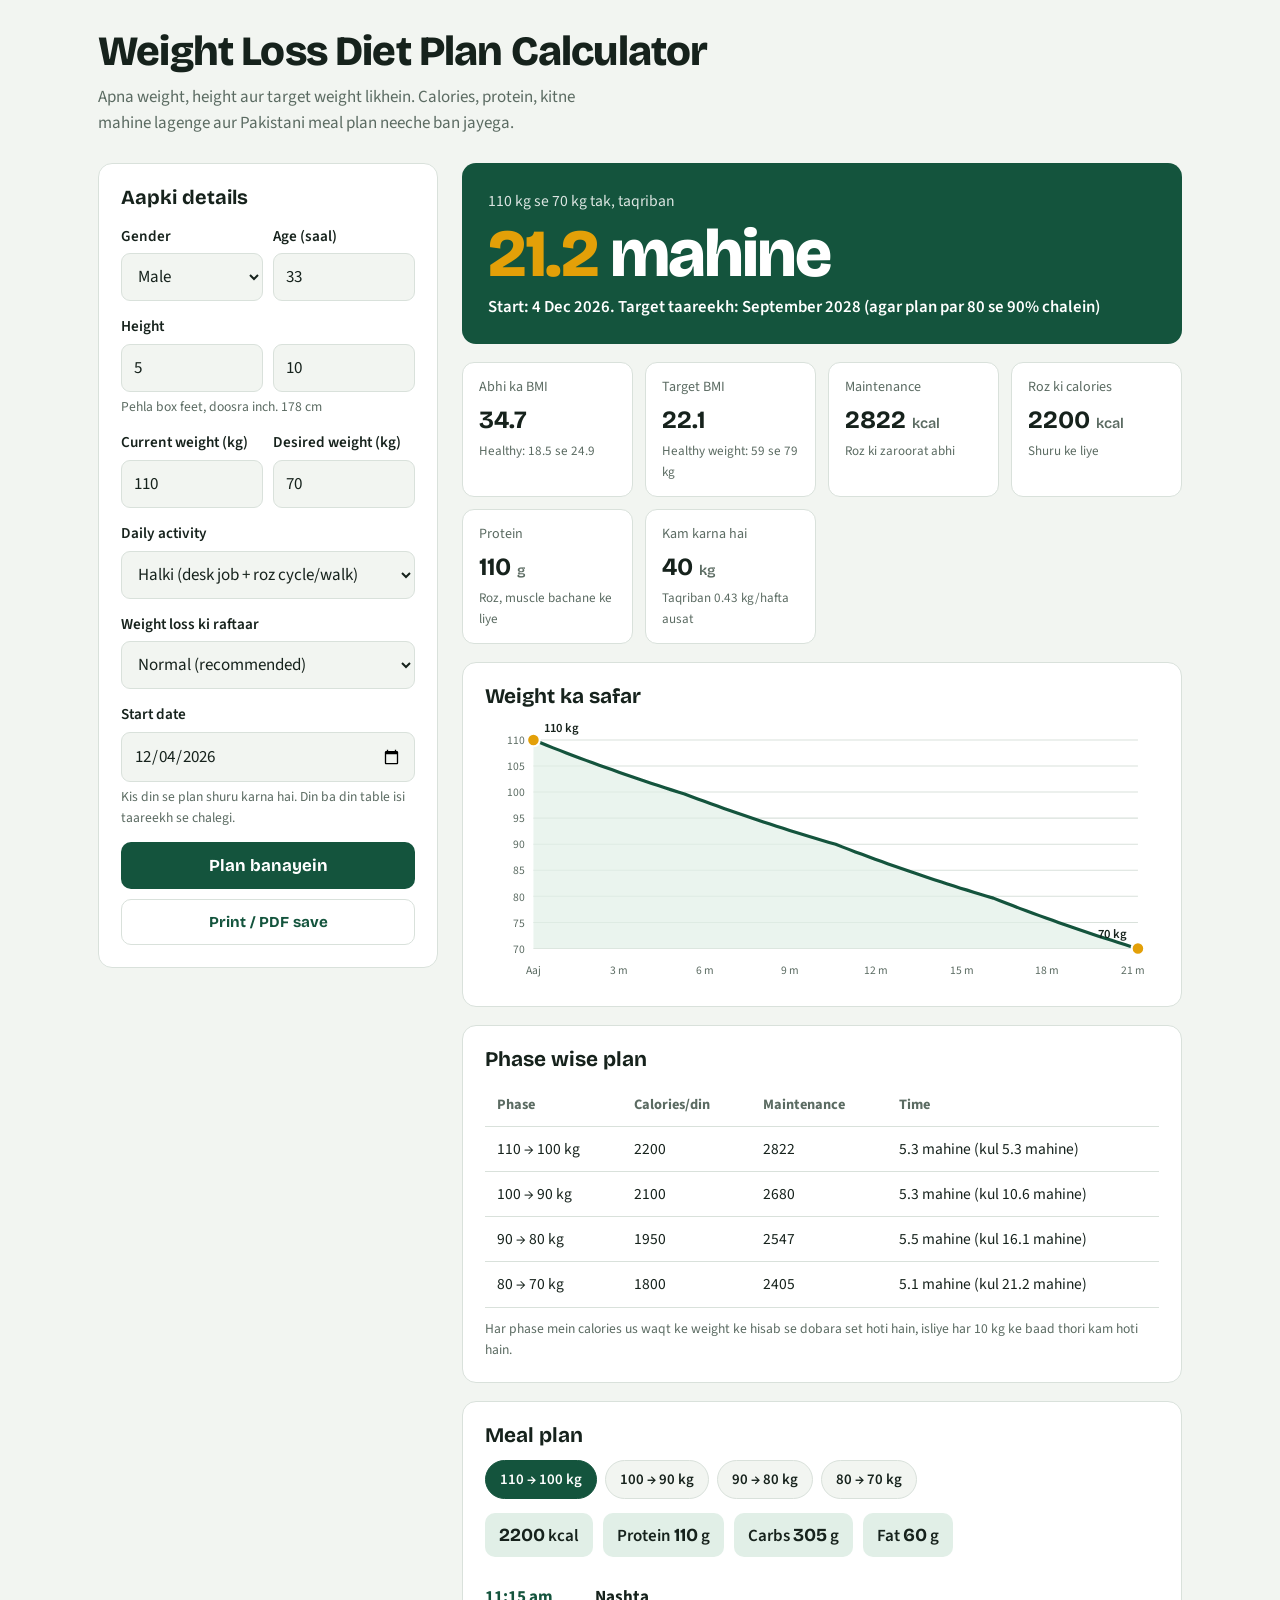
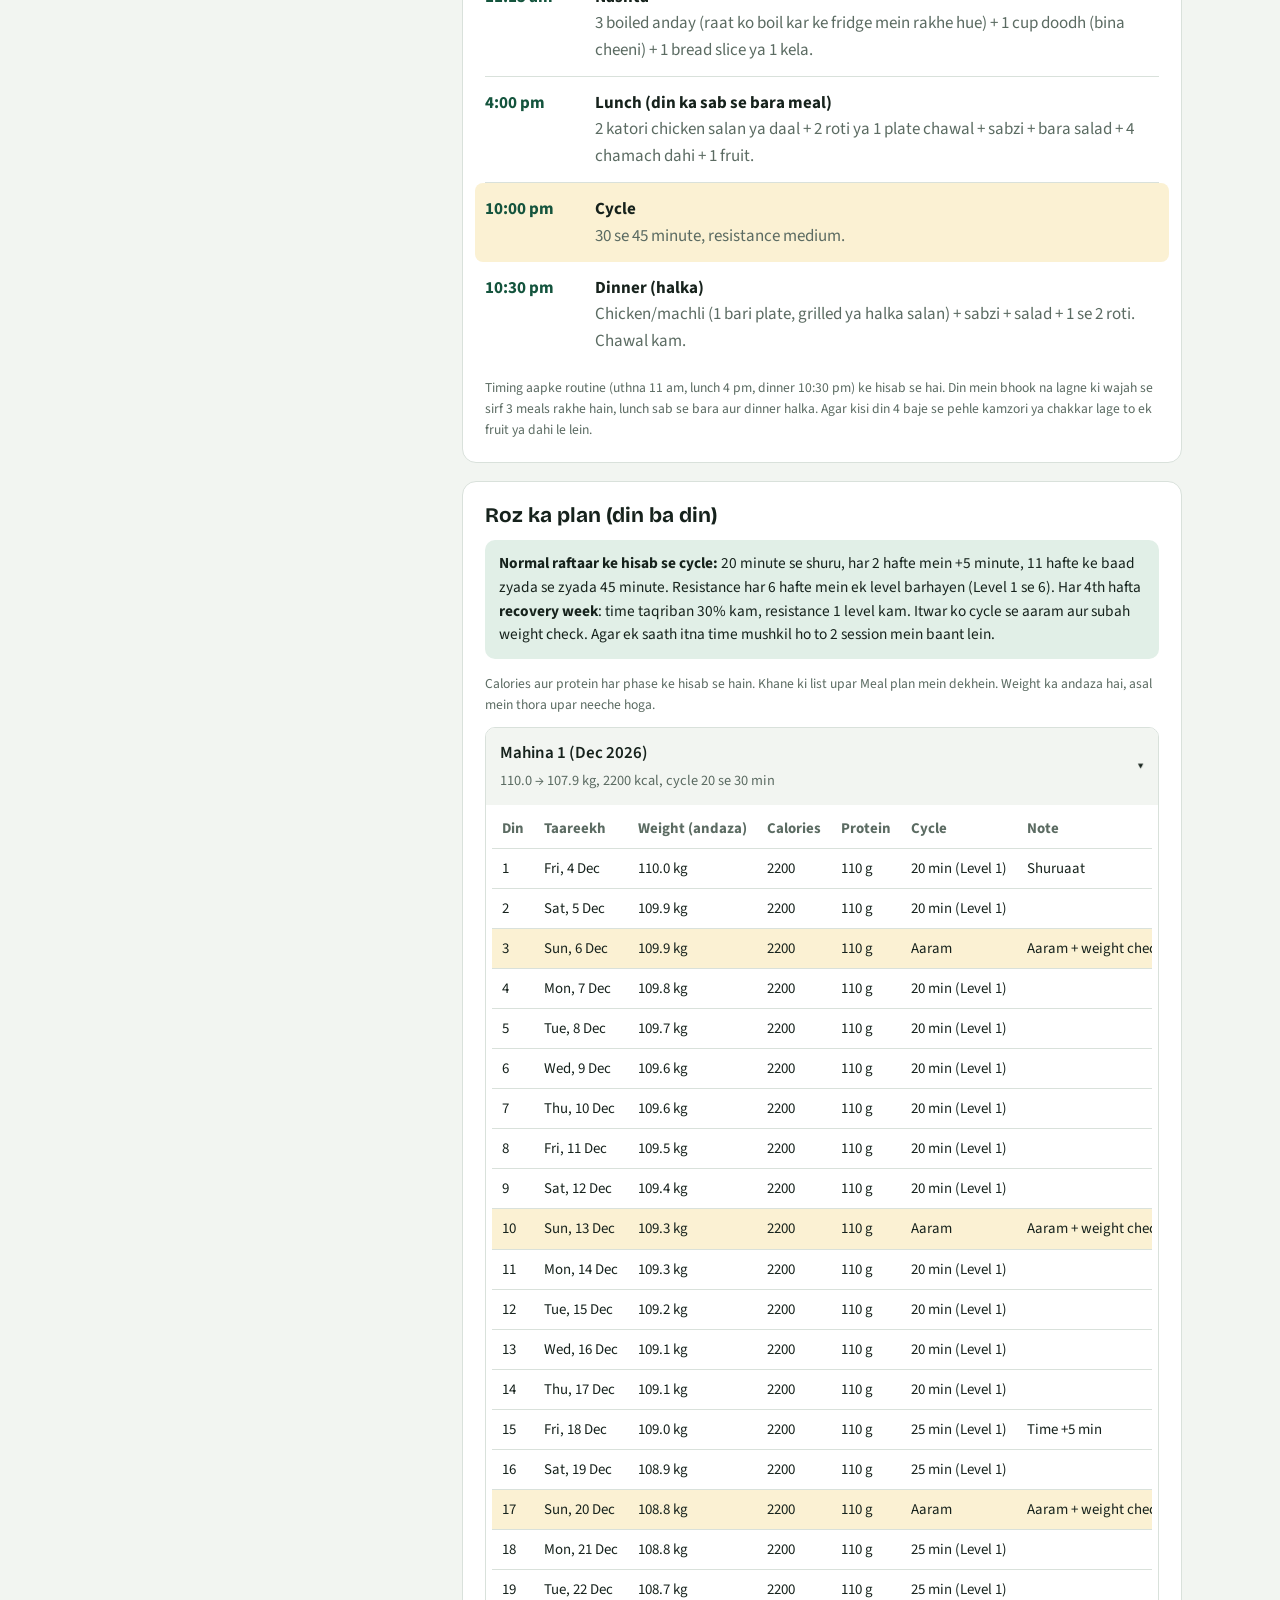
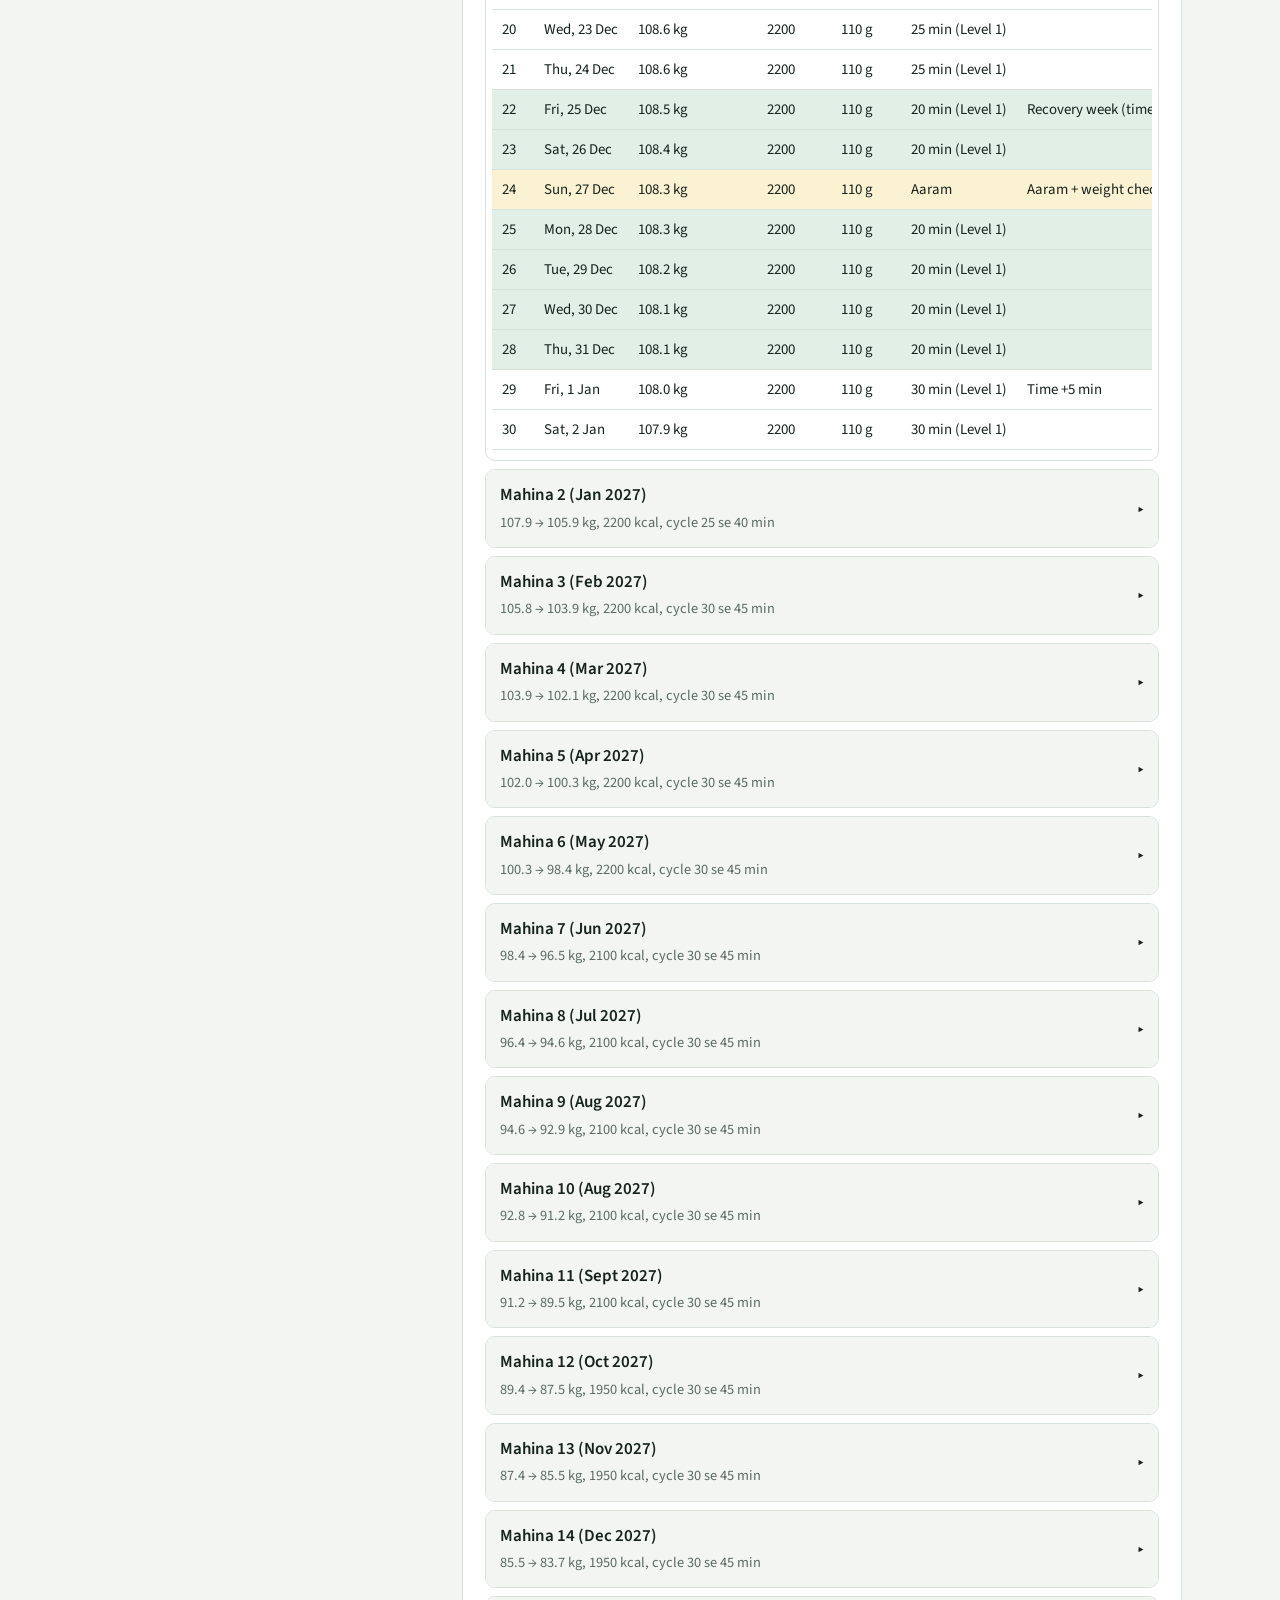
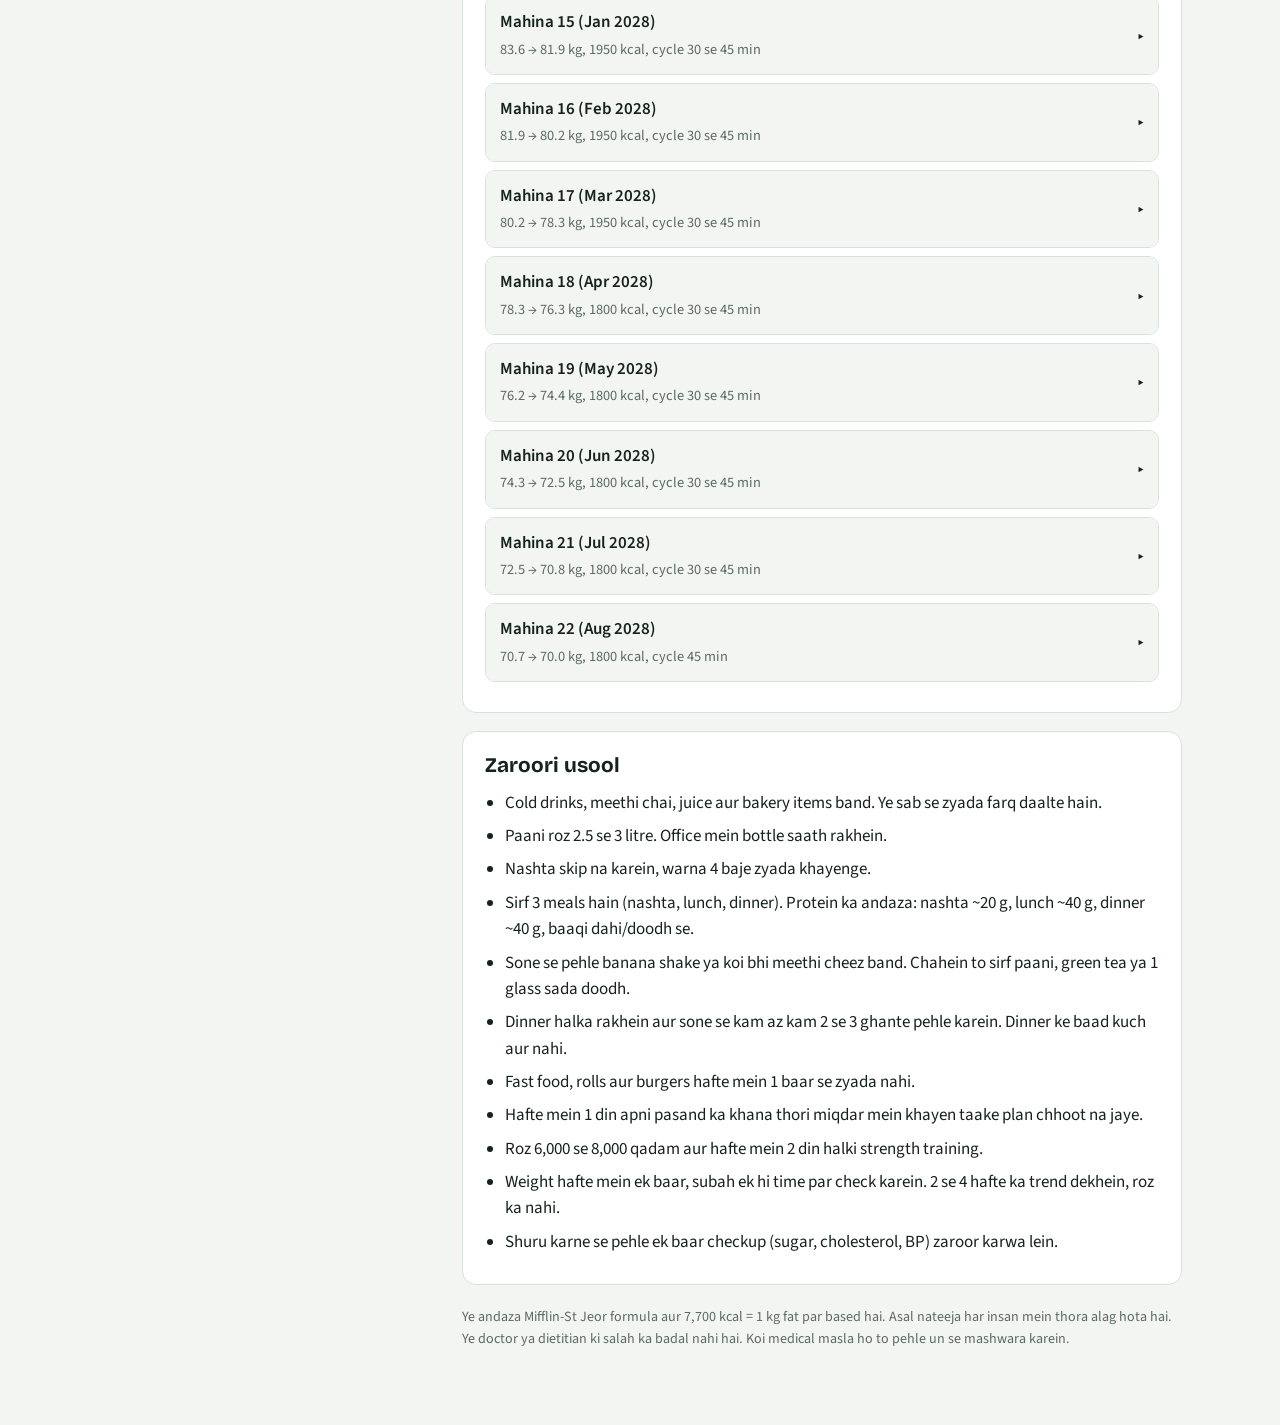
<file: diet-plan-calculator.html>
<!DOCTYPE html>
<html lang="en">
<head>
<meta charset="UTF-8">
<meta name="viewport" content="width=device-width, initial-scale=1">
<title>Weight Loss Diet Plan Calculator</title>
<link rel="preconnect" href="https://fonts.googleapis.com">
<link rel="preconnect" href="https://fonts.gstatic.com" crossorigin>
<link href="https://fonts.googleapis.com/css2?family=Bricolage+Grotesque:wght@500;700;800&family=Source+Sans+3:wght@400;600;700&display=swap" rel="stylesheet">
<style>
:root{
  --bg:#f2f5f1;
  --surface:#ffffff;
  --ink:#16221c;
  --muted:#5b6b62;
  --line:#d9e1db;
  --green:#14543d;
  --green-soft:#e1efe7;
  --turmeric:#e3a008;
  --turmeric-soft:#fbf1d3;
  --danger:#b3382c;
  --danger-soft:#f9e3df;
  --font-head:"Bricolage Grotesque","Trebuchet MS",system-ui,sans-serif;
  --font-body:"Source Sans 3","Segoe UI",system-ui,sans-serif;
}
@media (prefers-color-scheme: dark){
  :root:not([data-theme="light"]){
    --bg:#0f1713;
    --surface:#17221c;
    --ink:#e8efe9;
    --muted:#9db0a4;
    --line:#2a3a31;
    --green:#5fc79b;
    --green-soft:#1d3329;
    --turmeric:#f0b73a;
    --turmeric-soft:#3a3016;
    --danger:#ee8576;
    --danger-soft:#3b1f1b;
  }
}
*{box-sizing:border-box}
html{scroll-behavior:smooth}
body{
  margin:0;background:var(--bg);color:var(--ink);
  font-family:var(--font-body);font-size:17px;line-height:1.55;
}
h1,h2,h3{font-family:var(--font-head);line-height:1.15;margin:0}
.wrap{max-width:1120px;margin:0 auto;padding:28px 18px 60px}
header.top{margin-bottom:26px}
header.top h1{font-size:clamp(1.8rem,4vw,2.6rem);font-weight:800;letter-spacing:-.02em}
header.top p{margin:8px 0 0;color:var(--muted);max-width:60ch}

.layout{display:grid;grid-template-columns:340px 1fr;gap:24px;align-items:start}
@media (max-width:860px){.layout{grid-template-columns:1fr}}

.panel{background:var(--surface);border:1px solid var(--line);border-radius:14px;padding:22px}
.form-panel{position:sticky;top:16px}
@media (max-width:860px){.form-panel{position:static}}
.form-panel h2{font-size:1.25rem;margin-bottom:16px}
.field{margin-bottom:14px}
.field label{display:block;font-weight:600;font-size:.95rem;margin-bottom:5px}
.field input,.field select{
  width:100%;padding:10px 12px;font:inherit;color:var(--ink);
  background:var(--bg);border:1px solid var(--line);border-radius:9px;
}
.field input:focus,.field select:focus,.btn:focus-visible,.tab:focus-visible{
  outline:3px solid var(--turmeric);outline-offset:1px;
}
.row2{display:grid;grid-template-columns:1fr 1fr;gap:10px}
.hint{font-size:.85rem;color:var(--muted);margin-top:4px}
.btn{
  width:100%;padding:13px 16px;border:0;border-radius:10px;cursor:pointer;
  font-family:var(--font-head);font-weight:700;font-size:1.05rem;
  background:var(--green);color:#fff;
}
@media (prefers-color-scheme: dark){:root:not([data-theme="light"]) .btn{color:#0f1713}}
.btn:hover{filter:brightness(1.08)}
.btn.ghost{background:transparent;color:var(--green);border:1px solid var(--line);margin-top:10px;font-size:.95rem}

.error{
  background:var(--danger-soft);color:var(--danger);border-radius:10px;
  padding:12px 14px;margin-bottom:14px;font-weight:600;display:none;
}
.notice{
  background:var(--turmeric-soft);border-radius:10px;padding:12px 14px;margin:0 0 18px;font-size:.95rem;
}

#results{min-width:0}
.empty{color:var(--muted);text-align:center;padding:50px 10px}

.hero{
  background:var(--green);color:#fff;border-radius:14px;padding:26px 26px 24px;margin-bottom:18px;
}
@media (prefers-color-scheme: dark){:root:not([data-theme="light"]) .hero{color:#0f1713}}
.hero .small{opacity:.85;font-size:.98rem}
.hero .big{
  font-family:var(--font-head);font-weight:800;letter-spacing:-.03em;
  font-size:clamp(2.6rem,7vw,4.2rem);line-height:1;margin:8px 0 6px;
}
.hero .big span{color:var(--turmeric)}
.hero .date{font-size:1.05rem;font-weight:600}

.stats{display:grid;grid-template-columns:repeat(auto-fit,minmax(150px,1fr));gap:12px;margin-bottom:18px}
.stat{background:var(--surface);border:1px solid var(--line);border-radius:12px;padding:14px 16px}
.stat .k{font-size:.88rem;color:var(--muted)}
.stat .v{font-family:var(--font-head);font-weight:700;font-size:1.55rem;margin-top:2px}
.stat .v small{font-size:.9rem;font-weight:600;color:var(--muted)}
.stat .n{font-size:.82rem;color:var(--muted);margin-top:2px}

.section{margin-top:18px}
.section h2{font-size:1.3rem;margin-bottom:12px}

.chart-box{overflow-x:auto}
svg.chart{width:100%;height:auto;min-width:420px;display:block}
.chart .grid{stroke:var(--line);stroke-width:1}
.chart .axis-t{fill:var(--muted);font-size:11px;font-family:var(--font-body)}
.chart .curve{fill:none;stroke:var(--green);stroke-width:3;stroke-linejoin:round;stroke-linecap:round}
.chart .area{fill:var(--green-soft)}
.chart .dot{fill:var(--turmeric);stroke:var(--surface);stroke-width:2}
.chart .lbl{fill:var(--ink);font-size:12px;font-weight:600;font-family:var(--font-body)}

.table-wrap{overflow-x:auto}
table{width:100%;border-collapse:collapse;font-size:.97rem}
th,td{text-align:left;padding:10px 12px;border-bottom:1px solid var(--line);white-space:nowrap}
th{font-weight:700;color:var(--muted);font-size:.9rem}
td.num{font-variant-numeric:tabular-nums}

.tabs{display:flex;gap:8px;flex-wrap:wrap;margin-bottom:14px}
.tab{
  border:1px solid var(--line);background:var(--bg);color:var(--ink);
  padding:7px 14px;border-radius:999px;cursor:pointer;font:inherit;font-weight:600;font-size:.93rem;
}
.tab.active{background:var(--green);border-color:var(--green);color:#fff}
@media (prefers-color-scheme: dark){:root:not([data-theme="light"]) .tab.active{color:#0f1713}}

.macros{display:flex;gap:10px;flex-wrap:wrap;margin-bottom:14px}
.macro{background:var(--green-soft);border-radius:10px;padding:8px 14px;font-weight:600}
.macro b{font-family:var(--font-head);font-size:1.15rem}

.meal{display:grid;grid-template-columns:96px 1fr;gap:14px;padding:13px 0;border-bottom:1px solid var(--line)}
.meal:last-child{border-bottom:0}
.meal .t{font-weight:700;color:var(--green)}
.meal .nm{font-weight:700}
.meal .it{color:var(--muted)}
.meal.cycle{background:var(--turmeric-soft);margin:0 -10px;padding:13px 10px;border-radius:8px;border-bottom:0}
@media (max-width:480px){.meal{grid-template-columns:1fr;gap:2px}}

ul.rules{margin:0;padding-left:20px}
ul.rules li{margin-bottom:7px}
.disclaimer{font-size:.88rem;color:var(--muted);margin-top:22px}

.cyc-note{background:var(--green-soft);border-radius:10px;padding:12px 14px;margin-bottom:14px;font-size:.96rem}
.month{border:1px solid var(--line);border-radius:10px;margin-bottom:8px;overflow:hidden}
.mhead{
  width:100%;display:flex;justify-content:space-between;gap:10px;align-items:center;text-align:left;
  background:var(--bg);color:var(--ink);border:0;padding:12px 14px;cursor:pointer;font:inherit;font-weight:600;
}
.mhead:focus-visible{outline:3px solid var(--turmeric);outline-offset:-3px}
.mhead .ms{font-weight:400;color:var(--muted);font-size:.9rem}
.mhead .arrow{transition:transform .15s;flex:none}
.month.open .arrow{transform:rotate(90deg)}
.mbody{display:none;padding:4px 6px 10px}
.month.open .mbody{display:block}
tr.rest td{background:var(--turmeric-soft)}
tr.deload td{background:var(--green-soft)}
tr.finish td{font-weight:700}
.mbody td,.mbody th{padding:8px 10px;font-size:.93rem}

@media print{
  .mbody{display:block !important}
  .form-panel,.tabs,.btn{display:none !important}
  .layout{display:block}
  body{background:#fff;color:#000}
}
</style>
</head>
<body>
<div class="wrap">
  <header class="top">
    <h1>Weight Loss Diet Plan Calculator</h1>
    <p>Apna weight, height aur target weight likhein. Calories, protein, kitne mahine lagenge aur Pakistani meal plan neeche ban jayega.</p>
  </header>

  <div class="layout">
    <section class="panel form-panel" aria-label="Aapki details">
      <h2>Aapki details</h2>
      <div id="error" class="error" role="alert"></div>

      <div class="row2">
        <div class="field">
          <label for="gender">Gender</label>
          <select id="gender">
            <option value="male" selected>Male</option>
            <option value="female">Female</option>
          </select>
        </div>
        <div class="field">
          <label for="age">Age (saal)</label>
          <input type="number" id="age" value="33" min="16" max="90" inputmode="numeric">
        </div>
      </div>

      <div class="field">
        <label for="ft">Height</label>
        <div class="row2">
          <input type="number" id="ft" value="5" min="3" max="7" inputmode="numeric" aria-label="Height feet">
          <input type="number" id="inch" value="10" min="0" max="11" inputmode="numeric" aria-label="Height inch">
        </div>
        <div class="hint">Pehla box feet, doosra inch. <span id="cm-hint">178 cm</span></div>
      </div>

      <div class="row2">
        <div class="field">
          <label for="cur">Current weight (kg)</label>
          <input type="number" id="cur" value="110" min="30" max="300" step="0.1" inputmode="decimal">
        </div>
        <div class="field">
          <label for="tgt">Desired weight (kg)</label>
          <input type="number" id="tgt" value="70" min="30" max="300" step="0.1" inputmode="decimal">
        </div>
      </div>

      <div class="field">
        <label for="act">Daily activity</label>
        <select id="act">
          <option value="1.2">Kam (desk job, cycle nahi)</option>
          <option value="1.375" selected>Halki (desk job + roz cycle/walk)</option>
          <option value="1.55">Moderate (hafte mein 5 din exercise)</option>
        </select>
      </div>

      <div class="field">
        <label for="pace">Weight loss ki raftaar</label>
        <select id="pace">
          <option value="400">Slow (aasan, kam bhook)</option>
          <option value="600" selected>Normal (recommended)</option>
          <option value="800">Fast (sakht diet)</option>
        </select>
      </div>

      <div class="field">
        <label for="start">Start date</label>
        <input type="date" id="start">
        <div class="hint">Kis din se plan shuru karna hai. Din ba din table isi taareekh se chalegi.</div>
      </div>

      <button class="btn" id="go" type="button">Plan banayein</button>
      <button class="btn ghost" id="print" type="button">Print / PDF save</button>
    </section>

    <section id="results" aria-live="polite">
      <div class="panel empty">Details bhar kar &ldquo;Plan banayein&rdquo; dabayein.</div>
    </section>
  </div>
</div>

<script src="https://cdnjs.cloudflare.com/ajax/libs/jquery/3.7.1/jquery.min.js"></script>
<script>
$(function () {

  /* ---------- Meal templates (portions scale with calories) ---------- */
  var MEALS = {
    low: [
      {t:"11:15 am", n:"Nashta", i:"2 boiled anday (raat ko boil kar ke fridge mein rakhe hue) + 1 cup dahi ya doodh (bina cheeni). Gas ki zaroorat nahi."},
      {t:"4:00 pm",  n:"Lunch (din ka sab se bara meal)", i:"1.5 katori chicken salan ya daal ya chana (kam oil) + 1 roti + sabzi + bara salad + 4 chamach dahi."},
      {t:"10:00 pm", n:"Cycle", i:"30 se 45 minute, resistance halka se medium.", cycle:true},
      {t:"10:30 pm", n:"Dinner (halka)", i:"Grilled ya halka salan chicken/machli (1 chhoti plate) + sabzi + salad. Roti nahi ya aadhi. Chawal nahi."}
    ],
    mid: [
      {t:"11:15 am", n:"Nashta", i:"2 boiled anday (raat ko boil kar ke fridge mein rakhe hue) + 1 cup doodh ya dahi (bina cheeni) + 1 kela ya seb."},
      {t:"4:00 pm",  n:"Lunch (din ka sab se bara meal)", i:"2 katori chicken salan ya daal ya chana (kam oil) + 1.5 roti ya aadhi plate chawal + sabzi + bara salad + 4 chamach dahi + 1 fruit."},
      {t:"10:00 pm", n:"Cycle", i:"30 se 45 minute, resistance halka se medium.", cycle:true},
      {t:"10:30 pm", n:"Dinner (halka)", i:"Grilled ya halka salan chicken/machli (1 plate) + sabzi + salad + 1 roti ya bilkul nahi. Chawal nahi."}
    ],
    high: [
      {t:"11:15 am", n:"Nashta", i:"3 boiled anday (raat ko boil kar ke fridge mein rakhe hue) + 1 cup doodh (bina cheeni) + 1 bread slice ya 1 kela."},
      {t:"4:00 pm",  n:"Lunch (din ka sab se bara meal)", i:"2 katori chicken salan ya daal + 2 roti ya 1 plate chawal + sabzi + bara salad + 4 chamach dahi + 1 fruit."},
      {t:"10:00 pm", n:"Cycle", i:"30 se 45 minute, resistance medium.", cycle:true},
      {t:"10:30 pm", n:"Dinner (halka)", i:"Chicken/machli (1 bari plate, grilled ya halka salan) + sabzi + salad + 1 se 2 roti. Chawal kam."}
    ]
  };

  var RULES = [
    "Cold drinks, meethi chai, juice aur bakery items band. Ye sab se zyada farq daalte hain.",
    "Paani roz 2.5 se 3 litre. Office mein bottle saath rakhein.",
    "Nashta skip na karein, warna 4 baje zyada khayenge.",
    "Sirf 3 meals hain (nashta, lunch, dinner). Protein ka andaza: nashta ~20 g, lunch ~40 g, dinner ~40 g, baaqi dahi/doodh se.",
    "Sone se pehle banana shake ya koi bhi meethi cheez band. Chahein to sirf paani, green tea ya 1 glass sada doodh.",
    "Dinner halka rakhein aur sone se kam az kam 2 se 3 ghante pehle karein. Dinner ke baad kuch aur nahi.",
    "Fast food, rolls aur burgers hafte mein 1 baar se zyada nahi.",
    "Hafte mein 1 din apni pasand ka khana thori miqdar mein khayen taake plan chhoot na jaye.",
    "Roz 6,000 se 8,000 qadam aur hafte mein 2 din halki strength training.",
    "Weight hafte mein ek baar, subah ek hi time par check karein. 2 se 4 hafte ka trend dekhein, roz ka nahi.",
    "Shuru karne se pehle ek baar checkup (sugar, cholesterol, BP) zaroor karwa lein."
  ];

  var state = null;

  /* ---------- Calculation helpers ---------- */
  function bmrCalc(w, h, age, sex) {
    return 10 * w + 6.25 * h - 5 * age + (sex === "male" ? 5 : -161);
  }

  function round5(x) { return Math.round(x / 5) * 5; }
  function round50(x) { return Math.round(x / 50) * 50; }

  function monthsText(weeks) {
    var m = weeks / 4.345;
    if (m < 1.5) return Math.max(1, Math.round(weeks)) + " hafte";
    return (Math.round(m * 10) / 10) + " mahine";
  }

  function simulate(p) {
    var floorKcal = p.sex === "male" ? 1500 : 1200;
    var edges = [], edge = p.cur, bands = [];
    while (edge > p.tgt + 0.05) {
      var next = Math.max(p.tgt, edge - 10);
      bands.push({from: edge, to: next, weeks: 0, kcal: 0, tdee: 0, floored: false});
      edge = next;
    }

    var w = p.cur, week = 0, bi = 0, intake = 0, stuck = false;
    var points = [{wk: 0, w: p.cur, bi: 0}];
    var bandStart = true;

    while (bi < bands.length && week < 700) {
      var b = bands[bi];
      var tdee = bmrCalc(w, p.h, p.age, p.sex) * p.act;
      if (bandStart) {
        var d = Math.min(p.deficit, tdee * 0.25);
        intake = Math.max(floorKcal, round50(tdee - d));
        b.kcal = intake; b.tdee = Math.round(tdee);
        b.floored = (intake === floorKcal);
        b.from = w;
        bandStart = false;
      }
      var loss = (tdee - intake) * 7 / 7700 * 0.9;
      if (loss < 0.02) { stuck = true; break; }
      w -= loss; week++; b.weeks++;
      points.push({wk: week, w: Math.max(w, p.tgt), bi: bi});
      if (w <= b.to + 0.001) { bi++; bandStart = true; }
    }

    return {bands: bands, points: points, weeks: week, stuck: stuck, floorKcal: floorKcal};
  }

  function tierFor(kcal) {
    if (kcal < 1700) return "low";
    if (kcal <= 2000) return "mid";
    return "high";
  }

  function macrosFor(kcal, tgt) {
    var protein = Math.max(70, round5(1.6 * tgt));
    var fat = round5((kcal * 0.25) / 9);
    var carbs = round5((kcal - protein * 4 - fat * 9) / 4);
    return {protein: protein, fat: fat, carbs: Math.max(carbs, 0)};
  }

  /* ---------- Daily schedule ---------- */
  function cycleCfg(deficit) {
    if (deficit <= 400) return {start: 15, step: 5, every: 3, max: 30};
    if (deficit >= 800) return {start: 30, step: 5, every: 2, max: 60};
    return {start: 20, step: 5, every: 2, max: 45};
  }

  function fmtDate(d) { return d.toLocaleDateString("en-GB", {weekday: "short", day: "numeric", month: "short"}); }
  function oneDec(x) { return (Math.round(x * 10) / 10).toFixed(1); }

  function baseMins(cfg, wi) { return Math.min(cfg.max, cfg.start + cfg.step * Math.floor(wi / cfg.every)); }

  function buildDays(p, sim) {
    var cfg = cycleCfg(p.deficit), pts = sim.points, total = sim.weeks * 7, days = [];
    var start = new Date(p.start); start.setHours(0, 0, 0, 0);

    for (var d = 1; d <= total; d++) {
      var f = (d - 1) / 7;
      var i = Math.min(Math.floor(f), pts.length - 2), fr = f - i;
      var wi = i;
      var w = pts[i].w + (pts[i + 1].w - pts[i].w) * fr;
      var band = sim.bands[pts[wi + 1].bi];
      var date = new Date(start); date.setDate(start.getDate() + d - 1);
      var sunday = date.getDay() === 0;
      var deload = ((wi + 1) % 4 === 0) && wi >= 3 && wi < sim.weeks - 2;
      var base = baseMins(cfg, wi);
      var mins = deload ? Math.max(10, Math.round(base * 0.7 / 5) * 5) : base;
      var level = Math.min(6, 1 + Math.floor(wi / 6));
      if (deload) level = Math.max(1, level - 1);
      var newPhase = wi > 0 && pts[wi + 1].bi !== pts[wi].bi && (d - 1) % 7 === 0;
      var firstDayOfWeek = (d - 1) % 7 === 0;
      var up = wi > 0 && firstDayOfWeek && !deload && base > baseMins(cfg, wi - 1);
      var notes = [];
      if (d === 1) notes.push("Shuruaat");
      if (sunday) { notes.push("Aaram + weight check"); mins = 0; }
      if (deload && !sunday && firstDayOfWeek) notes.push("Recovery week (time kam)");
      if (up) notes.push("Time +" + cfg.step + " min");
      if (newPhase) notes.push("Naya phase: " + band.kcal + " kcal");
      if (d === total) notes.push("Target weight!");
      days.push({
        d: d, date: date, w: d === total ? p.tgt : w, kcal: band.kcal,
        protein: macrosFor(band.kcal, p.tgt).protein,
        mins: mins, level: level, sunday: sunday, deload: deload,
        finish: d === total, note: notes.join(", ")
      });
    }
    return days;
  }

  function monthHeader(m, chunk) {
    var a = chunk[0], b = chunk[chunk.length - 1], mn = 999, mx = 0;
    $.each(chunk, function (_, x) { if (x.mins > 0) { mn = Math.min(mn, x.mins); mx = Math.max(mx, x.mins); } });
    var label = a.date.toLocaleDateString("en-GB", {month: "short", year: "numeric"});
    var cyc = mx ? (mn === mx ? mx + " min" : mn + " se " + mx + " min") : "-";
    return '<button type="button" class="mhead" aria-expanded="false" data-m="' + m + '">' +
      '<span>Mahina ' + (m + 1) + ' (' + label + ')<br><span class="ms">' + oneDec(a.w) + ' &rarr; ' + oneDec(b.w) + ' kg, ' + a.kcal + ' kcal, cycle ' + cyc + '</span></span>' +
      '<span class="arrow" aria-hidden="true">&#9656;</span></button>';
  }

  function monthRows(chunk) {
    var h = '<div class="table-wrap"><table><thead><tr><th>Din</th><th>Taareekh</th><th>Weight (andaza)</th><th>Calories</th><th>Protein</th><th>Cycle</th><th>Note</th></tr></thead><tbody>';
    $.each(chunk, function (_, x) {
      var cls = x.finish ? "finish" : (x.sunday ? "rest" : (x.deload ? "deload" : ""));
      var cyc = x.mins ? x.mins + " min (Level " + x.level + ")" : "Aaram";
      h += '<tr class="' + cls + '"><td class="num">' + x.d + '</td><td>' + fmtDate(x.date) + '</td><td class="num">' + oneDec(x.w) + ' kg</td>' +
           '<td class="num">' + x.kcal + '</td><td class="num">' + x.protein + ' g</td><td>' + cyc + '</td><td>' + x.note + '</td></tr>';
    });
    return h + '</tbody></table></div>';
  }

  function dailyPanelHtml(p, sim, days) {
    var cfg = cycleCfg(p.deficit);
    var paceName = p.deficit <= 400 ? "Slow" : (p.deficit >= 800 ? "Fast" : "Normal");
    var weeksToMax = Math.floor((cfg.max - cfg.start) / cfg.step) * cfg.every;
    var html = '<div class="panel section"><h2>Roz ka plan (din ba din)</h2>' +
      '<div class="cyc-note"><b>' + paceName + ' raftaar ke hisab se cycle:</b> ' + cfg.start + ' minute se shuru, har ' + cfg.every +
      ' hafte mein +' + cfg.step + ' minute, ' + (weeksToMax + 1) + ' hafte ke baad zyada se zyada ' + cfg.max + ' minute. ' +
      'Resistance har 6 hafte mein ek level barhayen (Level 1 se 6). Har 4th hafta <b>recovery week</b>: time taqriban 30% kam, resistance 1 level kam. ' +
      'Itwar ko cycle se aaram aur subah weight check. Agar ek saath itna time mushkil ho to 2 session mein baant lein.</div>' +
      '<div class="hint" style="margin:0 0 12px">Calories aur protein har phase ke hisab se hain. Khane ki list upar Meal plan mein dekhein. Weight ka andaza hai, asal mein thora upar neeche hoga.</div>';
    var m = 0;
    for (var i = 0; i < days.length; i += 30, m++) {
      var chunk = days.slice(i, i + 30);
      html += '<div class="month' + (m === 0 ? ' open' : '') + '">' + monthHeader(m, chunk) +
              '<div class="mbody" data-m="' + m + '">' + (m === 0 ? monthRows(chunk) : '') + '</div></div>';
    }
    return html + '</div>';
  }

  /* ---------- Rendering ---------- */
  function showError(msg) { $("#error").text(msg).show(); }
  function clearError() { $("#error").hide().text(""); }

  function bmiText(b) { return (Math.round(b * 10) / 10).toFixed(1); }

  function buildChart(sim, p) {
    var W = 640, H = 250, L = 46, R = 20, T = 18, B = 34;
    var pts = sim.points, maxWk = Math.max(sim.weeks, 1);
    var yMax = Math.ceil(p.cur / 5) * 5, yMin = Math.floor(p.tgt / 5) * 5;
    if (yMax === yMin) yMax += 5;
    function x(wk) { return L + (wk / maxWk) * (W - L - R); }
    function y(wt) { return T + ((yMax - wt) / (yMax - yMin)) * (H - T - B); }

    var svg = '<svg class="chart" viewBox="0 0 ' + W + ' ' + H + '" role="img" aria-label="Weight kam hone ka graph">';
    var step = (yMax - yMin) > 40 ? 10 : 5;
    for (var g = yMin; g <= yMax; g += step) {
      svg += '<line class="grid" x1="' + L + '" x2="' + (W - R) + '" y1="' + y(g) + '" y2="' + y(g) + '"/>';
      svg += '<text class="axis-t" x="' + (L - 8) + '" y="' + (y(g) + 4) + '" text-anchor="end">' + g + '</text>';
    }
    var months = Math.floor(sim.weeks / 4.345), mStep = months > 12 ? 3 : (months > 6 ? 2 : 1);
    for (var m = 0; m <= months; m += mStep) {
      var wk = m * 4.345;
      svg += '<text class="axis-t" x="' + x(wk) + '" y="' + (H - 10) + '" text-anchor="middle">' + (m === 0 ? "Aaj" : m + " m") + '</text>';
    }

    var line = "";
    $.each(pts, function (i, pt) { line += (i ? " L" : "M") + x(pt.wk).toFixed(1) + " " + y(pt.w).toFixed(1); });
    var area = line + " L" + x(pts[pts.length - 1].wk).toFixed(1) + " " + y(yMin) + " L" + x(0) + " " + y(yMin) + " Z";
    svg += '<path class="area" d="' + area + '" opacity="0.7"/>';
    svg += '<path class="curve" d="' + line + '"/>';

    var last = pts[pts.length - 1];
    svg += '<circle class="dot" cx="' + x(0) + '" cy="' + y(p.cur) + '" r="6"/>';
    svg += '<text class="lbl" x="' + (x(0) + 10) + '" y="' + (y(p.cur) - 8) + '">' + p.cur + ' kg</text>';
    svg += '<circle class="dot" cx="' + x(last.wk) + '" cy="' + y(last.w) + '" r="6"/>';
    svg += '<text class="lbl" x="' + (x(last.wk) - 10) + '" y="' + (y(last.w) - 10) + '" text-anchor="end">' + p.tgt + ' kg</text>';
    svg += '</svg>';
    return svg;
  }

  function mealsHtml(idx) {
    var b = state.sim.bands[idx], tier = tierFor(b.kcal), mac = macrosFor(b.kcal, state.p.tgt);
    var html = '<div class="macros">' +
      '<div class="macro"><b>' + b.kcal + '</b> kcal</div>' +
      '<div class="macro">Protein <b>' + mac.protein + '</b> g</div>' +
      '<div class="macro">Carbs <b>' + mac.carbs + '</b> g</div>' +
      '<div class="macro">Fat <b>' + mac.fat + '</b> g</div></div>';
    $.each(MEALS[tier], function (_, m) {
      html += '<div class="meal' + (m.cycle ? ' cycle' : '') + '"><div class="t">' + m.t + '</div>' +
              '<div><div class="nm">' + m.n + '</div><div class="it">' + m.i + '</div></div></div>';
    });
    return html;
  }

  function render() {
    var p = state.p, sim = state.sim;
    var bmiNow = p.cur / Math.pow(p.h / 100, 2);
    var bmiTgt = p.tgt / Math.pow(p.h / 100, 2);
    var hMin = Math.round(18.5 * Math.pow(p.h / 100, 2)), hMax = Math.round(24.9 * Math.pow(p.h / 100, 2));
    var first = sim.bands[0];
    var mac = macrosFor(first.kcal, p.tgt);
    var targetDate = new Date(p.start); targetDate.setDate(targetDate.getDate() + sim.weeks * 7);
    var dateStr = targetDate.toLocaleDateString("en-GB", {month: "long", year: "numeric"});
    var toLose = Math.round((p.cur - p.tgt) * 10) / 10;
    var months = Math.round(sim.weeks / 4.345 * 10) / 10;

    var html = "";

    if (bmiTgt < 18.5) {
      html += '<div class="notice">Aapka target BMI ' + bmiText(bmiTgt) + ' hai jo bohat kam hai. Aapki height ke liye healthy range <b>' + hMin + ' se ' + hMax + ' kg</b> hai. Target dobara soch lein.</div>';
    }
    if (sim.stuck) {
      html += '<div class="notice">Is setting par calories minimum limit (' + sim.floorKcal + ') tak pohanch jati hain aur weight mazeed nahi girta. Neeche ka time sirf wahan tak ka hai. Activity barhayen ya target thora badal dein.</div>';
    }

    html += '<div class="hero"><div class="small">' + p.cur + ' kg se ' + p.tgt + ' kg tak, taqriban</div>' +
            '<div class="big"><span>' + (months < 1.5 ? Math.round(sim.weeks) : months) + '</span> ' + (months < 1.5 ? 'hafte' : 'mahine') + '</div>' +
            '<div class="date">Start: ' + p.start.toLocaleDateString("en-GB", {day: "numeric", month: "short", year: "numeric"}) + '. Target taareekh: ' + dateStr + ' (agar plan par 80 se 90% chalein)</div></div>';

    html += '<div class="stats">' +
      '<div class="stat"><div class="k">Abhi ka BMI</div><div class="v">' + bmiText(bmiNow) + '</div><div class="n">Healthy: 18.5 se 24.9</div></div>' +
      '<div class="stat"><div class="k">Target BMI</div><div class="v">' + bmiText(bmiTgt) + '</div><div class="n">Healthy weight: ' + hMin + ' se ' + hMax + ' kg</div></div>' +
      '<div class="stat"><div class="k">Maintenance</div><div class="v">' + first.tdee + ' <small>kcal</small></div><div class="n">Roz ki zaroorat abhi</div></div>' +
      '<div class="stat"><div class="k">Roz ki calories</div><div class="v">' + first.kcal + ' <small>kcal</small></div><div class="n">Shuru ke liye</div></div>' +
      '<div class="stat"><div class="k">Protein</div><div class="v">' + mac.protein + ' <small>g</small></div><div class="n">Roz, muscle bachane ke liye</div></div>' +
      '<div class="stat"><div class="k">Kam karna hai</div><div class="v">' + toLose + ' <small>kg</small></div><div class="n">Taqriban ' + (Math.round(toLose / sim.weeks * 100) / 100) + ' kg/hafta ausat</div></div>' +
      '</div>';

    html += '<div class="panel section"><h2>Weight ka safar</h2><div class="chart-box">' + buildChart(sim, p) + '</div></div>';

    html += '<div class="panel section"><h2>Phase wise plan</h2><div class="table-wrap"><table><thead><tr>' +
      '<th>Phase</th><th>Calories/din</th><th>Maintenance</th><th>Time</th></tr></thead><tbody>';
    var cum = 0;
    $.each(sim.bands, function (_, b) {
      cum += b.weeks;
      html += '<tr><td class="num">' + Math.round(b.from) + ' &rarr; ' + Math.round(b.to) + ' kg</td>' +
              '<td class="num">' + b.kcal + (b.floored ? ' (minimum)' : '') + '</td>' +
              '<td class="num">' + b.tdee + '</td>' +
              '<td class="num">' + monthsText(b.weeks) + ' (kul ' + monthsText(cum) + ')</td></tr>';
    });
    html += '</tbody></table></div><div class="hint" style="margin-top:10px">Har phase mein calories us waqt ke weight ke hisab se dobara set hoti hain, isliye har 10 kg ke baad thori kam hoti hain.</div></div>';

    html += '<div class="panel section"><h2>Meal plan</h2><div class="tabs" role="tablist">';
    $.each(sim.bands, function (i, b) {
      html += '<button type="button" class="tab' + (i === 0 ? ' active' : '') + '" role="tab" data-idx="' + i + '">' + Math.round(b.from) + ' &rarr; ' + Math.round(b.to) + ' kg</button>';
    });
    html += '</div><div id="meals">' + mealsHtml(0) + '</div>' +
            '<div class="hint" style="margin-top:10px">Timing aapke routine (uthna 11 am, lunch 4 pm, dinner 10:30 pm) ke hisab se hai. Din mein bhook na lagne ki wajah se sirf 3 meals rakhe hain, lunch sab se bara aur dinner halka. Agar kisi din 4 baje se pehle kamzori ya chakkar lage to ek fruit ya dahi le lein.</div></div>';

    state.days = buildDays(p, sim);
    html += dailyPanelHtml(p, sim, state.days);

    html += '<div class="panel section"><h2>Zaroori usool</h2><ul class="rules">';
    $.each(RULES, function (_, r) { html += '<li>' + r + '</li>'; });
    html += '</ul></div>';

    html += '<p class="disclaimer">Ye andaza Mifflin-St Jeor formula aur 7,700 kcal = 1 kg fat par based hai. Asal nateeja har insan mein thora alag hota hai. Ye doctor ya dietitian ki salah ka badal nahi hai. Koi medical masla ho to pehle un se mashwara karein.</p>';

    $("#results").html(html);
  }

  /* ---------- Events ---------- */
  function heightCm() {
    var ft = parseFloat($("#ft").val()) || 0, inch = parseFloat($("#inch").val()) || 0;
    return Math.round((ft * 12 + inch) * 2.54);
  }

  (function () {
    var t = new Date(), pad = function (n) { return (n < 10 ? "0" : "") + n; };
    $("#start").val(t.getFullYear() + "-" + pad(t.getMonth() + 1) + "-" + pad(t.getDate()));
  })();

  $("#ft, #inch").on("input", function () { $("#cm-hint").text(heightCm() + " cm"); });

  function generate() {
    clearError();
    var p = {
      sex: $("#gender").val(),
      age: parseInt($("#age").val(), 10),
      h: heightCm(),
      cur: parseFloat($("#cur").val()),
      tgt: parseFloat($("#tgt").val()),
      act: parseFloat($("#act").val()),
      deficit: parseFloat($("#pace").val()),
      start: null
    };
    var sv = $("#start").val();
    if (!sv) return showError("Start date select karein.");
    var sp = sv.split("-");
    p.start = new Date(parseInt(sp[0], 10), parseInt(sp[1], 10) - 1, parseInt(sp[2], 10));
    if (isNaN(p.start.getTime()) || p.start.getFullYear() < 2000 || p.start.getFullYear() > 2100) return showError("Start date sahi select karein.");

    if (!p.age || p.age < 16 || p.age > 90) return showError("Age 16 se 90 saal ke beech likhein.");
    if (p.h < 120 || p.h > 230) return showError("Height 120 se 230 cm (taqriban 4 ft se 7.5 ft) ke beech likhein.");
    if (!p.cur || p.cur < 30 || p.cur > 300) return showError("Current weight sahi likhein (30 se 300 kg).");
    if (!p.tgt || p.tgt < 30) return showError("Desired weight sahi likhein.");
    if (p.tgt >= p.cur) return showError("Desired weight current weight se kam hona chahiye. Ye calculator sirf weight kam karne ke liye hai.");

    var sim = simulate(p);
    if (!sim.bands.length || !sim.bands[0].kcal) return showError("Plan nahi ban saka. Weight ya activity ki setting badal kar dobara try karein.");
    state = {p: p, sim: sim};
    render();
  }

  $("#go").on("click", generate);
  $("#tgt, #cur, #age").on("keydown", function (e) { if (e.key === "Enter") generate(); });
  $("#print").on("click", function () { window.print(); });

  $("#results").on("click", ".mhead", function () {
    var $m = $(this).closest(".month"), $body = $m.find(".mbody"), idx = parseInt($(this).data("m"), 10);
    if (!$body.children().length) { $body.html(monthRows(state.days.slice(idx * 30, idx * 30 + 30))); }
    var open = $m.toggleClass("open").hasClass("open");
    $(this).attr("aria-expanded", open);
  });

  $("#results").on("click", ".tab", function () {
    var idx = parseInt($(this).data("idx"), 10);
    $(".tab").removeClass("active");
    $(this).addClass("active");
    $("#meals").html(mealsHtml(idx));
  });

  generate();
});
</script>
</body>
</html>
</file>
<file: fonts/fonts.css>
@font-face{font-family:"Bricolage Grotesque";font-style:normal;font-weight:500;font-display:swap;src:url("bricolage-grotesque-latin-500-normal.woff2") format("woff2")}
@font-face{font-family:"Bricolage Grotesque";font-style:normal;font-weight:700;font-display:swap;src:url("bricolage-grotesque-latin-700-normal.woff2") format("woff2")}
@font-face{font-family:"Bricolage Grotesque";font-style:normal;font-weight:800;font-display:swap;src:url("bricolage-grotesque-latin-800-normal.woff2") format("woff2")}
@font-face{font-family:"Source Sans 3";font-style:normal;font-weight:400;font-display:swap;src:url("source-sans-3-latin-400-normal.woff2") format("woff2")}
@font-face{font-family:"Source Sans 3";font-style:normal;font-weight:600;font-display:swap;src:url("source-sans-3-latin-600-normal.woff2") format("woff2")}
@font-face{font-family:"Source Sans 3";font-style:normal;font-weight:700;font-display:swap;src:url("source-sans-3-latin-700-normal.woff2") format("woff2")}
</file>
